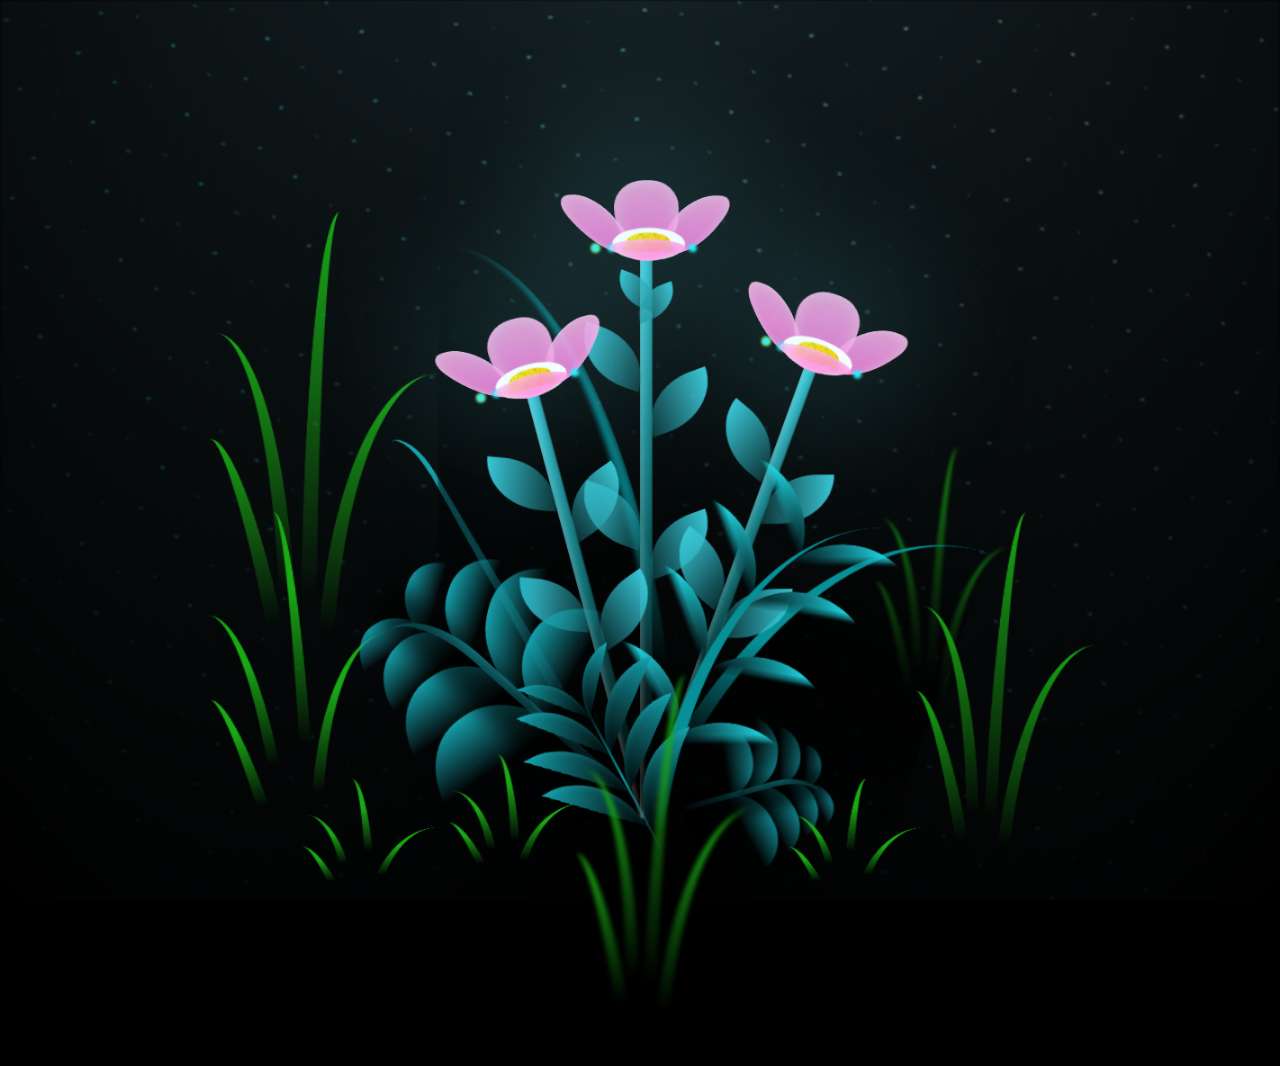
<file: Blossom Flower/index.html>
<!DOCTYPE html>
<html lang="en">
<head>
    <meta charset="UTF-8">
    <meta http-equiv="X-UA-Compatible" content="IE=edge">
    <meta name="viewport" content="width=device-width, initial-scale=1.0">
    <link rel="stylesheet" href="style.css">
    <title>Blossoming Flowers at Magical Night</title>
</head>
<body class="not-loaded">
  <div class="night"></div>
  <div class="flowers">
    <div class="flower flower--1">
      <div class="flower__leafs flower__leafs--1">
        <div class="flower__leaf flower__leaf--1"></div>
        <div class="flower__leaf flower__leaf--2"></div>
        <div class="flower__leaf flower__leaf--3"></div>
        <div class="flower__leaf flower__leaf--4"></div>
        <div class="flower__white-circle"></div>

        <div class="flower__light flower__light--1"></div>
        <div class="flower__light flower__light--2"></div>
        <div class="flower__light flower__light--3"></div>
        <div class="flower__light flower__light--4"></div>
        <div class="flower__light flower__light--5"></div>
        <div class="flower__light flower__light--6"></div>
        <div class="flower__light flower__light--7"></div>
        <div class="flower__light flower__light--8"></div>

      </div>
      <div class="flower__line">
        <div class="flower__line__leaf flower__line__leaf--1"></div>
        <div class="flower__line__leaf flower__line__leaf--2"></div>
        <div class="flower__line__leaf flower__line__leaf--3"></div>
        <div class="flower__line__leaf flower__line__leaf--4"></div>
        <div class="flower__line__leaf flower__line__leaf--5"></div>
        <div class="flower__line__leaf flower__line__leaf--6"></div>
      </div>
    </div>

    <div class="flower flower--2">
      <div class="flower__leafs flower__leafs--2">
        <div class="flower__leaf flower__leaf--1"></div>
        <div class="flower__leaf flower__leaf--2"></div>
        <div class="flower__leaf flower__leaf--3"></div>
        <div class="flower__leaf flower__leaf--4"></div>
        <div class="flower__white-circle"></div>

        <div class="flower__light flower__light--1"></div>
        <div class="flower__light flower__light--2"></div>
        <div class="flower__light flower__light--3"></div>
        <div class="flower__light flower__light--4"></div>
        <div class="flower__light flower__light--5"></div>
        <div class="flower__light flower__light--6"></div>
        <div class="flower__light flower__light--7"></div>
        <div class="flower__light flower__light--8"></div>

      </div>
      <div class="flower__line">
        <div class="flower__line__leaf flower__line__leaf--1"></div>
        <div class="flower__line__leaf flower__line__leaf--2"></div>
        <div class="flower__line__leaf flower__line__leaf--3"></div>
        <div class="flower__line__leaf flower__line__leaf--4"></div>
      </div>
    </div>

    <div class="flower flower--3">
      <div class="flower__leafs flower__leafs--3">
        <div class="flower__leaf flower__leaf--1"></div>
        <div class="flower__leaf flower__leaf--2"></div>
        <div class="flower__leaf flower__leaf--3"></div>
        <div class="flower__leaf flower__leaf--4"></div>
        <div class="flower__white-circle"></div>

        <div class="flower__light flower__light--1"></div>
        <div class="flower__light flower__light--2"></div>
        <div class="flower__light flower__light--3"></div>
        <div class="flower__light flower__light--4"></div>
        <div class="flower__light flower__light--5"></div>
        <div class="flower__light flower__light--6"></div>
        <div class="flower__light flower__light--7"></div>
        <div class="flower__light flower__light--8"></div>

      </div>
      <div class="flower__line">
        <div class="flower__line__leaf flower__line__leaf--1"></div>
        <div class="flower__line__leaf flower__line__leaf--2"></div>
        <div class="flower__line__leaf flower__line__leaf--3"></div>
        <div class="flower__line__leaf flower__line__leaf--4"></div>
      </div>
    </div>

    <div class="grow-ans" style="--d:1.2s">
      <div class="flower__g-long">
        <div class="flower__g-long__top"></div>
        <div class="flower__g-long__bottom"></div>
      </div>
    </div>

    <div class="growing-grass">
      <div class="flower__grass flower__grass--1">
        <div class="flower__grass--top"></div>
        <div class="flower__grass--bottom"></div>
        <div class="flower__grass__leaf flower__grass__leaf--1"></div>
        <div class="flower__grass__leaf flower__grass__leaf--2"></div>
        <div class="flower__grass__leaf flower__grass__leaf--3"></div>
        <div class="flower__grass__leaf flower__grass__leaf--4"></div>
        <div class="flower__grass__leaf flower__grass__leaf--5"></div>
        <div class="flower__grass__leaf flower__grass__leaf--6"></div>
        <div class="flower__grass__leaf flower__grass__leaf--7"></div>
        <div class="flower__grass__leaf flower__grass__leaf--8"></div>
        <div class="flower__grass__overlay"></div>
      </div>
    </div>

    <div class="growing-grass">
      <div class="flower__grass flower__grass--2">
        <div class="flower__grass--top"></div>
        <div class="flower__grass--bottom"></div>
        <div class="flower__grass__leaf flower__grass__leaf--1"></div>
        <div class="flower__grass__leaf flower__grass__leaf--2"></div>
        <div class="flower__grass__leaf flower__grass__leaf--3"></div>
        <div class="flower__grass__leaf flower__grass__leaf--4"></div>
        <div class="flower__grass__leaf flower__grass__leaf--5"></div>
        <div class="flower__grass__leaf flower__grass__leaf--6"></div>
        <div class="flower__grass__leaf flower__grass__leaf--7"></div>
        <div class="flower__grass__leaf flower__grass__leaf--8"></div>
        <div class="flower__grass__overlay"></div>
      </div>
    </div>

    <div class="grow-ans" style="--d:2.4s">
      <div class="flower__g-right flower__g-right--1">
        <div class="leaf"></div>
      </div>
    </div>

    <div class="grow-ans" style="--d:2.8s">
      <div class="flower__g-right flower__g-right--2">
        <div class="leaf"></div>
      </div>
    </div>

    <div class="grow-ans" style="--d:2.8s">
      <div class="flower__g-front">
        <div class="flower__g-front__leaf-wrapper flower__g-front__leaf-wrapper--1">
          <div class="flower__g-front__leaf"></div>
        </div>
        <div class="flower__g-front__leaf-wrapper flower__g-front__leaf-wrapper--2">
          <div class="flower__g-front__leaf"></div>
        </div>
        <div class="flower__g-front__leaf-wrapper flower__g-front__leaf-wrapper--3">
          <div class="flower__g-front__leaf"></div>
        </div>
        <div class="flower__g-front__leaf-wrapper flower__g-front__leaf-wrapper--4">
          <div class="flower__g-front__leaf"></div>
        </div>
        <div class="flower__g-front__leaf-wrapper flower__g-front__leaf-wrapper--5">
          <div class="flower__g-front__leaf"></div>
        </div>
        <div class="flower__g-front__leaf-wrapper flower__g-front__leaf-wrapper--6">
          <div class="flower__g-front__leaf"></div>
        </div>
        <div class="flower__g-front__leaf-wrapper flower__g-front__leaf-wrapper--7">
          <div class="flower__g-front__leaf"></div>
        </div>
        <div class="flower__g-front__leaf-wrapper flower__g-front__leaf-wrapper--8">
          <div class="flower__g-front__leaf"></div>
        </div>
        <div class="flower__g-front__line"></div>
      </div>
    </div>

    <div class="grow-ans" style="--d:3.2s">
      <div class="flower__g-fr">
        <div class="leaf"></div>
        <div class="flower__g-fr__leaf flower__g-fr__leaf--1"></div>
        <div class="flower__g-fr__leaf flower__g-fr__leaf--2"></div>
        <div class="flower__g-fr__leaf flower__g-fr__leaf--3"></div>
        <div class="flower__g-fr__leaf flower__g-fr__leaf--4"></div>
        <div class="flower__g-fr__leaf flower__g-fr__leaf--5"></div>
        <div class="flower__g-fr__leaf flower__g-fr__leaf--6"></div>
        <div class="flower__g-fr__leaf flower__g-fr__leaf--7"></div>
        <div class="flower__g-fr__leaf flower__g-fr__leaf--8"></div>
      </div>
    </div>

    <div class="long-g long-g--0">
      <div class="grow-ans" style="--d:3s">
        <div class="leaf leaf--0"></div>
      </div>
      <div class="grow-ans" style="--d:2.2s">
        <div class="leaf leaf--1"></div>
      </div>
      <div class="grow-ans" style="--d:3.4s">
        <div class="leaf leaf--2"></div>
      </div>
      <div class="grow-ans" style="--d:3.6s">
        <div class="leaf leaf--3"></div>
      </div>
    </div>

    <div class="long-g long-g--1">
      <div class="grow-ans" style="--d:3.6s">
        <div class="leaf leaf--0"></div>
      </div>
      <div class="grow-ans" style="--d:3.8s">
        <div class="leaf leaf--1"></div>
      </div>
      <div class="grow-ans" style="--d:4s">
        <div class="leaf leaf--2"></div>
      </div>
      <div class="grow-ans" style="--d:4.2s">
        <div class="leaf leaf--3"></div>
      </div>
    </div>

    <div class="long-g long-g--2">
      <div class="grow-ans" style="--d:4s">
        <div class="leaf leaf--0"></div>
      </div>
      <div class="grow-ans" style="--d:4.2s">
        <div class="leaf leaf--1"></div>
      </div>
      <div class="grow-ans" style="--d:4.4s">
        <div class="leaf leaf--2"></div>
      </div>
      <div class="grow-ans" style="--d:4.6s">
        <div class="leaf leaf--3"></div>
      </div>
    </div>

    <div class="long-g long-g--3">
      <div class="grow-ans" style="--d:4s">
        <div class="leaf leaf--0"></div>
      </div>
      <div class="grow-ans" style="--d:4.2s">
        <div class="leaf leaf--1"></div>
      </div>
      <div class="grow-ans" style="--d:3s">
        <div class="leaf leaf--2"></div>
      </div>
      <div class="grow-ans" style="--d:3.6s">
        <div class="leaf leaf--3"></div>
      </div>
    </div>

    <div class="long-g long-g--4">
      <div class="grow-ans" style="--d:4s">
        <div class="leaf leaf--0"></div>
      </div>
      <div class="grow-ans" style="--d:4.2s">
        <div class="leaf leaf--1"></div>
      </div>
      <div class="grow-ans" style="--d:3s">
        <div class="leaf leaf--2"></div>
      </div>
      <div class="grow-ans" style="--d:3.6s">
        <div class="leaf leaf--3"></div>
      </div>
    </div>

    <div class="long-g long-g--5">
      <div class="grow-ans" style="--d:4s">
        <div class="leaf leaf--0"></div>
      </div>
      <div class="grow-ans" style="--d:4.2s">
        <div class="leaf leaf--1"></div>
      </div>
      <div class="grow-ans" style="--d:3s">
        <div class="leaf leaf--2"></div>
      </div>
      <div class="grow-ans" style="--d:3.6s">
        <div class="leaf leaf--3"></div>
      </div>
    </div>

    <div class="long-g long-g--6">
      <div class="grow-ans" style="--d:4.2s">
        <div class="leaf leaf--0"></div>
      </div>
      <div class="grow-ans" style="--d:4.4s">
        <div class="leaf leaf--1"></div>
      </div>
      <div class="grow-ans" style="--d:4.6s">
        <div class="leaf leaf--2"></div>
      </div>
      <div class="grow-ans" style="--d:4.8s">
        <div class="leaf leaf--3"></div>
      </div>
    </div>

    <div class="long-g long-g--7">
      <div class="grow-ans" style="--d:3s">
        <div class="leaf leaf--0"></div>
      </div>
      <div class="grow-ans" style="--d:3.2s">
        <div class="leaf leaf--1"></div>
      </div>
      <div class="grow-ans" style="--d:3.5s">
        <div class="leaf leaf--2"></div>
      </div>
      <div class="grow-ans" style="--d:3.6s">
        <div class="leaf leaf--3"></div>
      </div>
    </div>
  </div>
</body>
</html>
<script src="main.js"></script>
</file>
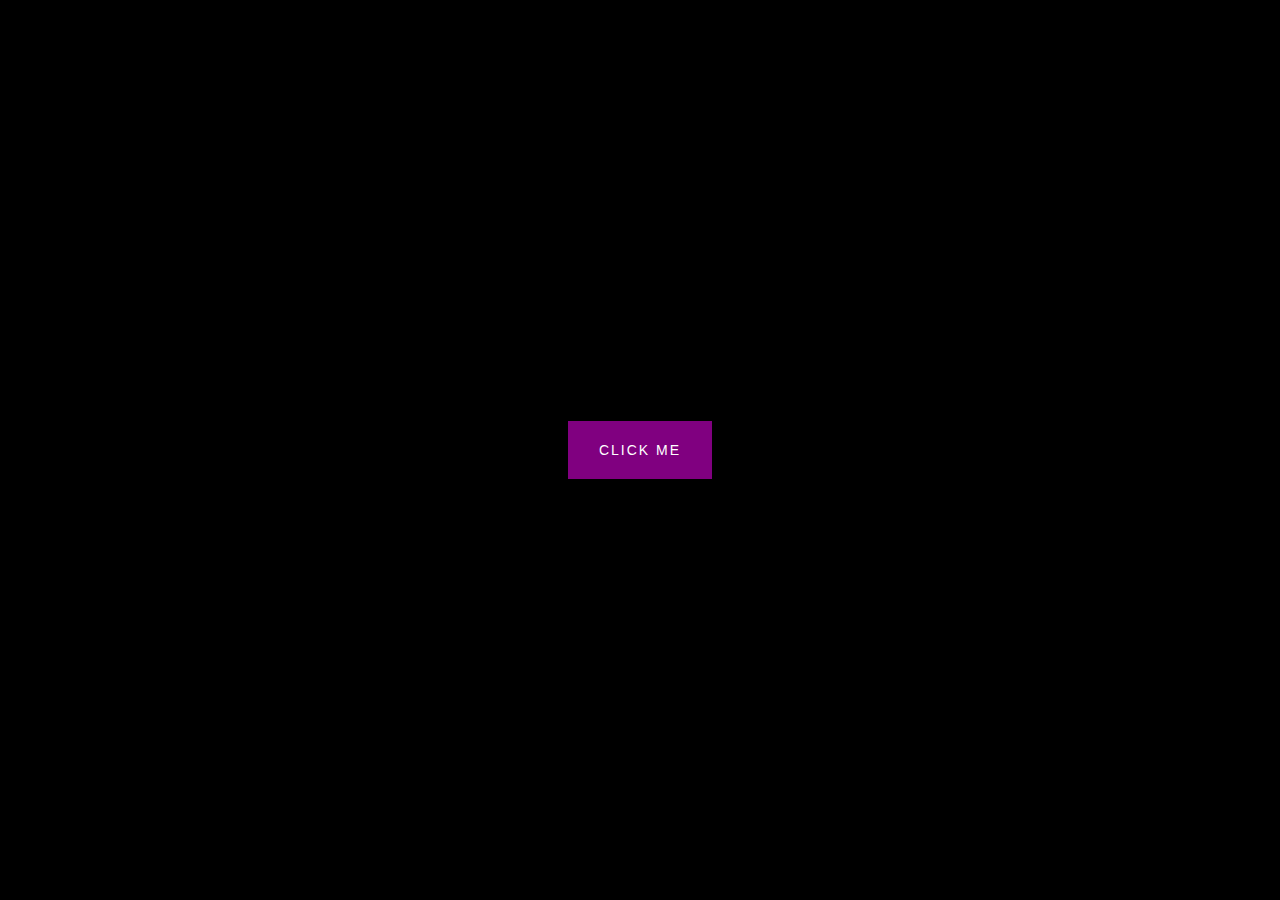
<file: Button Effect/index.html>
<!DOCTYPE html>
<html lang="en">
<head>
    <meta charset="UTF-8">
    <meta name="viewport" content="width=device-width, initial-scale=1.0">
    <link rel="stylesheet" href="./main.css">
    <title>Button Effect</title>
</head>
<body>
    <button class="ripple">Click me <span class="circle"></span></button>
    <script src="./script.js"></script>
</body>
</html>
</file>
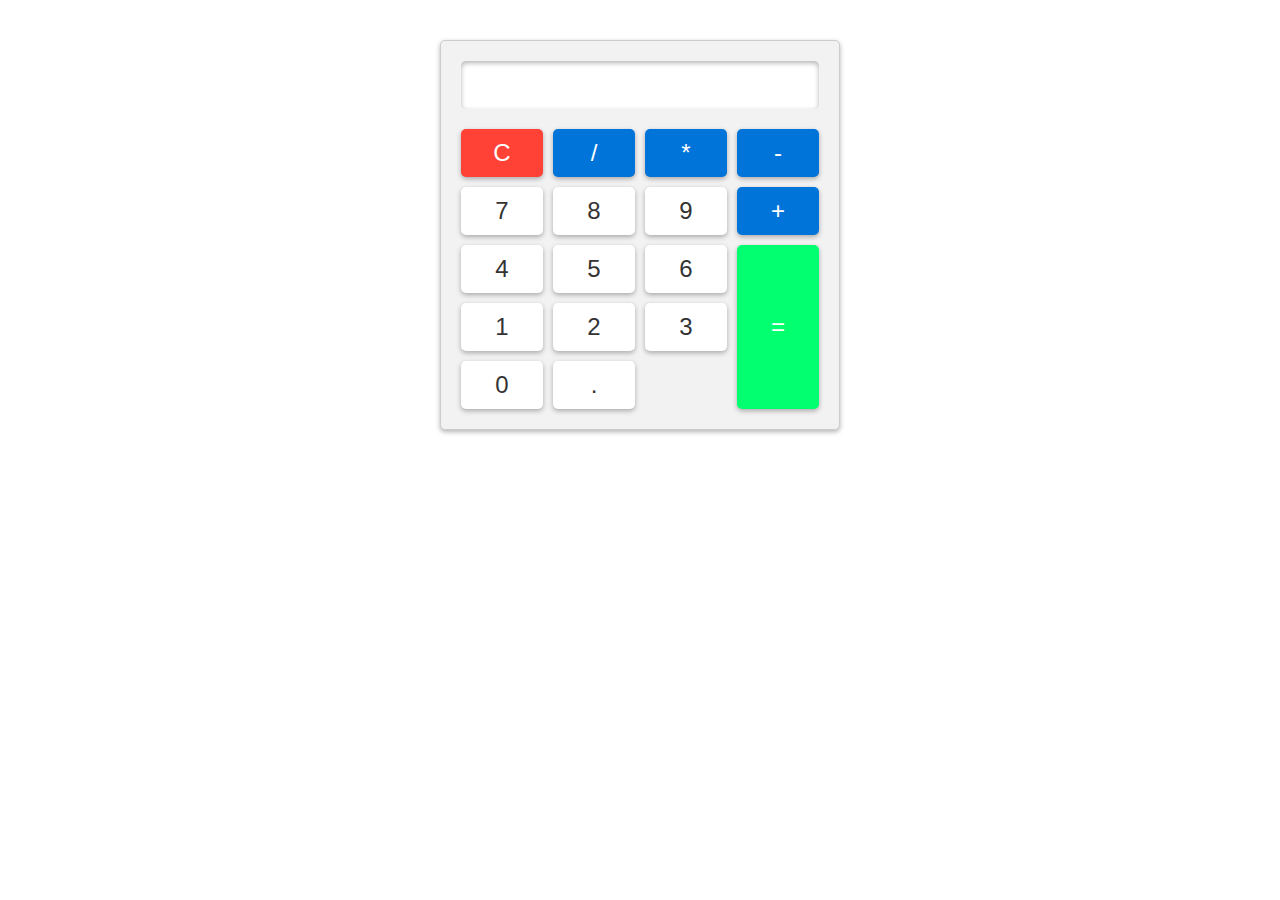
<file: Calculator/index.html>
<!DOCTYPE html>
<html lang="en">
<head>
    <meta charset="UTF-8">
    <meta http-equiv="X-UA-Compatible" content="IE-edge">
    <meta name="viewport" content="width=device-width, initial-scale=1.0">
    <title>Basic Calculator</title>
    <link rel="stylesheet" href="./main.css">
</head>
<body>
    <div class="calculator">
        <input type="text" id="result" readonly>
        <div class="buttons">
            <button class="clear">C</button>
            <button class="operator">/</button>
            <button class="operator">*</button>
            <button class="operator">-</button>
            <button class="number">7</button>
            <button class="number">8</button>
            <button class="number">9</button>
            <button class="operator">+</button>
            <button class="number">4</button>
            <button class="number">5</button>
            <button class="number">6</button>
            <button class="equals">=</button>
            <button class="number">1</button>
            <button class="number">2</button>
            <button class="number">3</button>
            <button class="number">0</button>
            <button class="decimal">.</button>
        </div>
    </div>
    <script src="./script.js"></script>
</body>
</html>
</file>
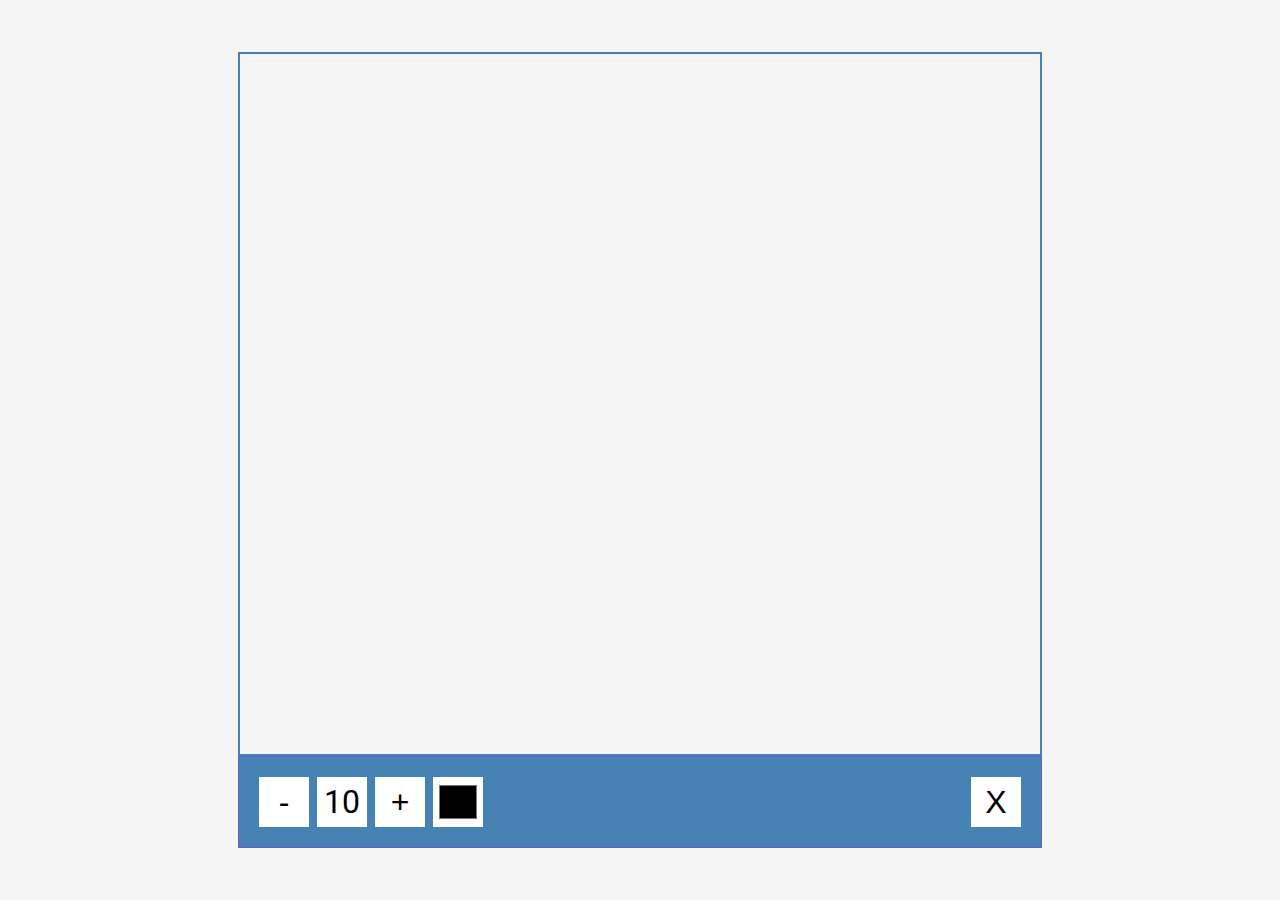
<file: Drawing App/index.html>
<!DOCTYPE html>
<html lang="en">
<head>
    <meta charset="UTF-8">
    <meta name="viewport" content="width=device-width, initial-scale=1.0">
    <title>Drawing App</title>
    <link rel="stylesheet" href="./main.css">
</head>
<body>
    <canvas id="canvas" width="800px" height="700px"></canvas>
    <div class="toolbox">
        <button id="decrease">-</button>
        <span id="size">10</span>
        <button id="increase">+</button>
        <input type="color" id="color">
        <button id="clear">X</button>
    </div>
    <script src="./script.js"></script>
</body>
</html>
</file>
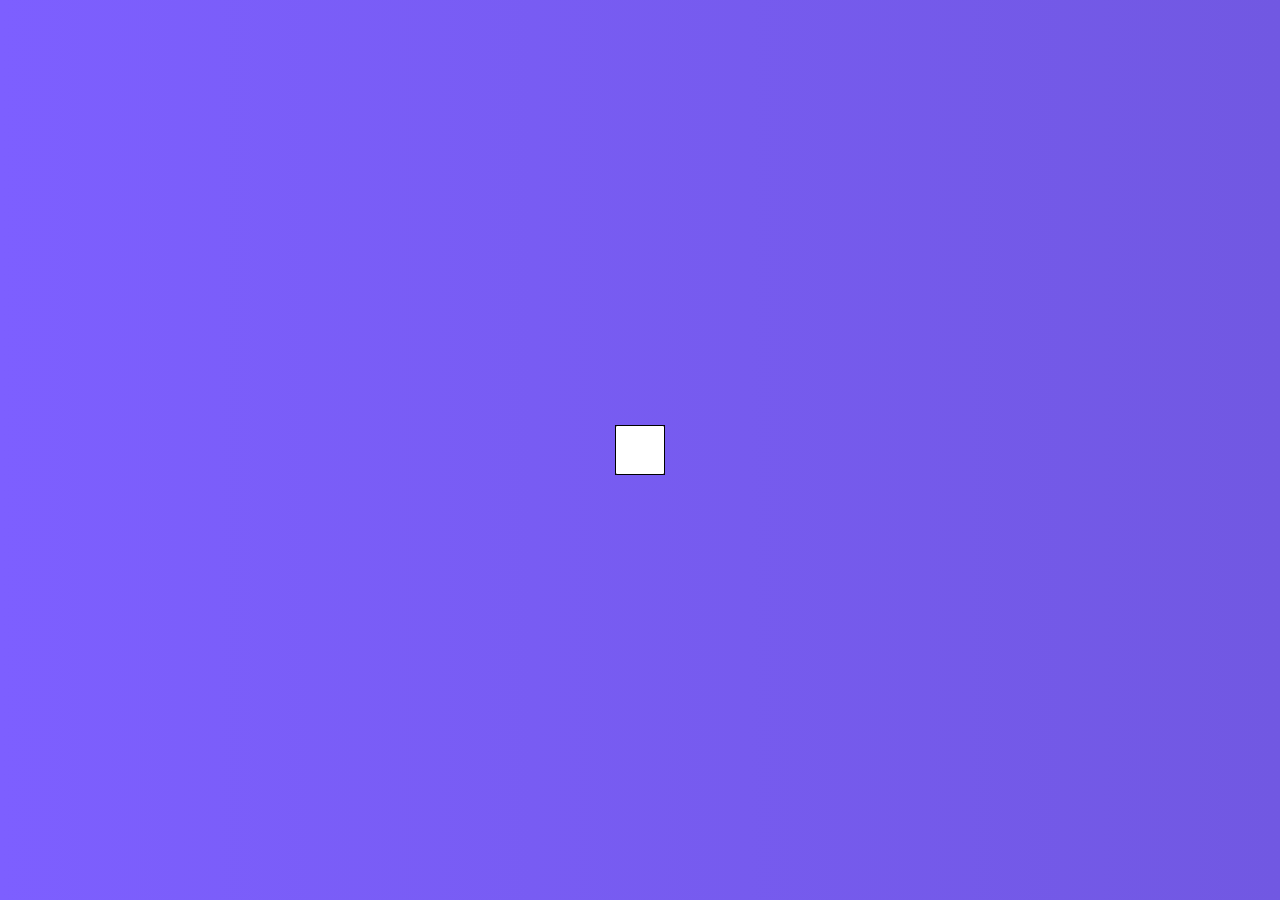
<file: Expanding Search Button/index.html>
<!DOCTYPE html>
<html lang="en">
<head>
    <meta charset="UTF-8">
    <meta name="viewport" content="width=device-width, initial-scale=1.0">
    <link rel="stylesheet" href="./main.css">
    <link rel="stylesheet" 
          href="https://cdnjs.cloudflare.com/ajax/libs/font-awesome/5.15.1/css/all.min.css"
          integrity="sha512-+4zCK9k+qNFUR5X+cKL9EIR+ZOhtIloNl9GIKS57V1MyNsYpYcUrUeQc9vNfzsWfV28IaLL3i96P9sdNyeRssA=="
          crossorigin="anonymous">
    <title>Expanding Search Button</title>
</head>
<body>
    <div class="search">
        <div class="input" type="text" aria-placeholder="Search..."></div>
        <div class="btn"><i class="fas fa-search"></i></div>
    </div>
    <script src="./script.js"></script>
</body>
</html>
</file>
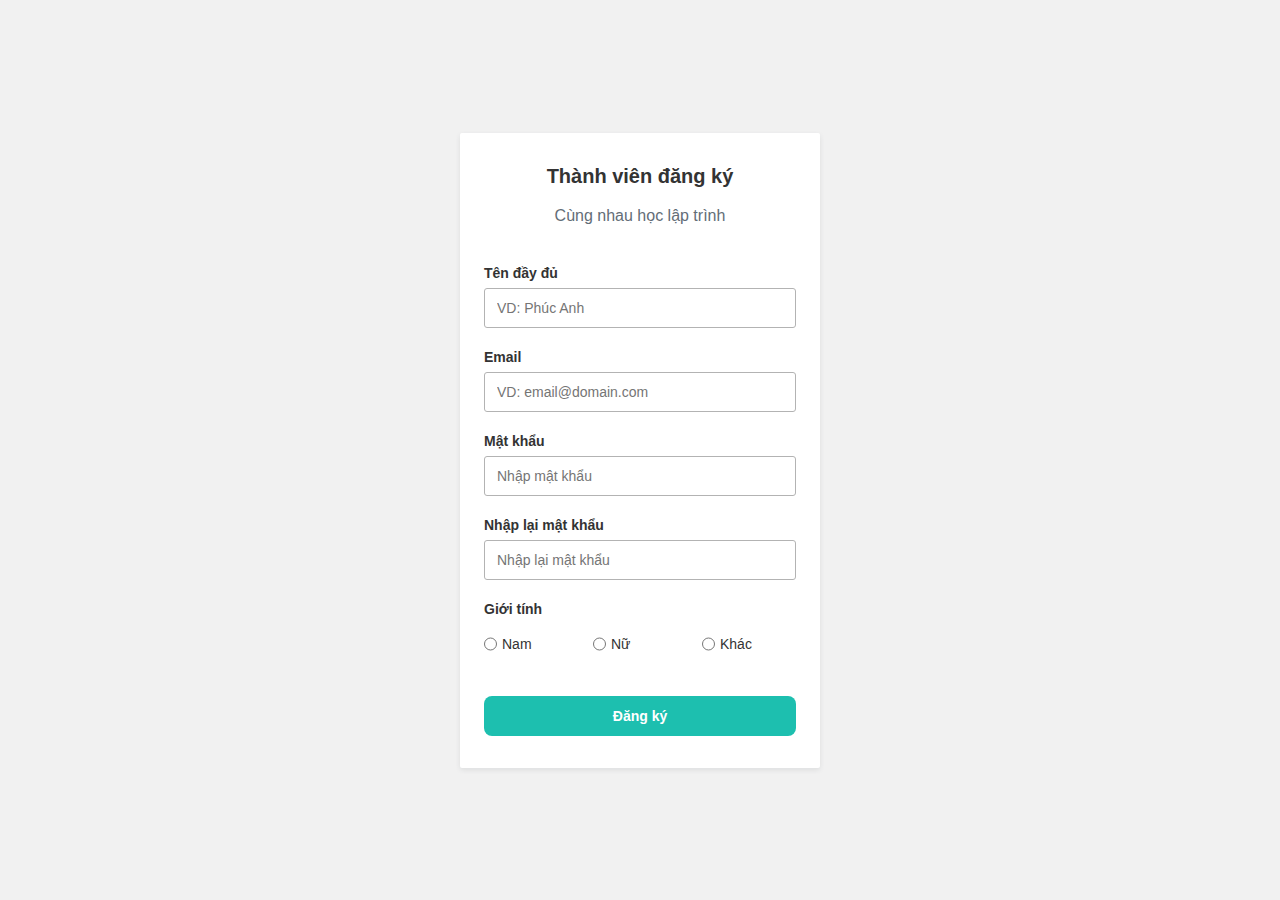
<file: Form Validation/index.html>
<!DOCTYPE html>
<html lang="en">
<head>
    <meta charset="UTF-8">
    <meta name="viewport" content="width=device-width, initial-scale=1.0">
    <title>Sign-in form</title>
    <link rel="stylesheet" href="./main.css">
</head>
<body>
    <div class="main">

        <form action="" method="POST" class="form" id="form-1">
          <h3 class="heading">Thành viên đăng ký</h3>
          <p class="desc">Cùng nhau học lập trình </p>
      
          <div class="spacer"></div>
      
          <div class="form-group">
            <label for="fullname" class="form-label">Tên đầy đủ</label>
            <input id="fullname" name="fullname" type="text" placeholder="VD: Phúc Anh" class="form-control">
            <span class="form-message"></span>
          </div>
      
          <div class="form-group">
            <label for="email" class="form-label">Email</label>
            <input id="email" name="email" type="text" placeholder="VD: email@domain.com" class="form-control">
            <span class="form-message"></span>
          </div>
      
          <div class="form-group">
            <label for="password" class="form-label">Mật khẩu</label>
            <input id="password" name="password" type="password" placeholder="Nhập mật khẩu" class="form-control">
            <span class="form-message"></span>
          </div>
      
          <div class="form-group">
            <label for="password_confirmation" class="form-label">Nhập lại mật khẩu</label>
            <input id="password_confirmation" name="password_confirmation" placeholder="Nhập lại mật khẩu" type="password" class="form-control">
            <span class="form-message"></span>
          </div>

          <div class="form-group">
            <label for="password_confirmation" class="form-label">Giới tính</label>
            <div class="genders-options">
              <div class="options-item">
                  <input name="gender" type="radio" value="male" class="form-control">
                  <span>Nam</span>
              </div>
              <div class="options-item">
                  <input name="gender" type="radio" value="female" class="form-control">
                  <span>Nữ</span>
              </div>
              <div class="options-item">
                  <input name="gender" type="radio" value="other" class="form-control">
                  <span>Khác</span>
              </div>              
            </div>
            <span class="form-message"></span>
          </div>
      
          <button class="form-submit">Đăng ký</button>
        </form>
      
      </div>

      <script src="./validator.js"></script>
      <script>
            Validator({
                form : '#form-1',
                formGroupSelector : '.form-group',
                errorSelector : '.form-message',
                rules : [
                    Validator.isRequired('#fullname'),
                    Validator.isRequired('#email'),
                    Validator.isEmail('#email'),
                    Validator.minLength('#password', 6),
                    Validator.isRequired('#password_confirmation'),
                    Validator.isRequired('input[name="gender"]'),
                    Validator.isConfirmed('#password_confirmation', function(){
                      return document.querySelector('#form-1 #password').value;
                    }, 'Mật khẩu nhập lại không chính xác')
                ],
                onSubmit : function(data){
                  console.log(data);
                }
            });
      </script>
</body>
</html>
</file>
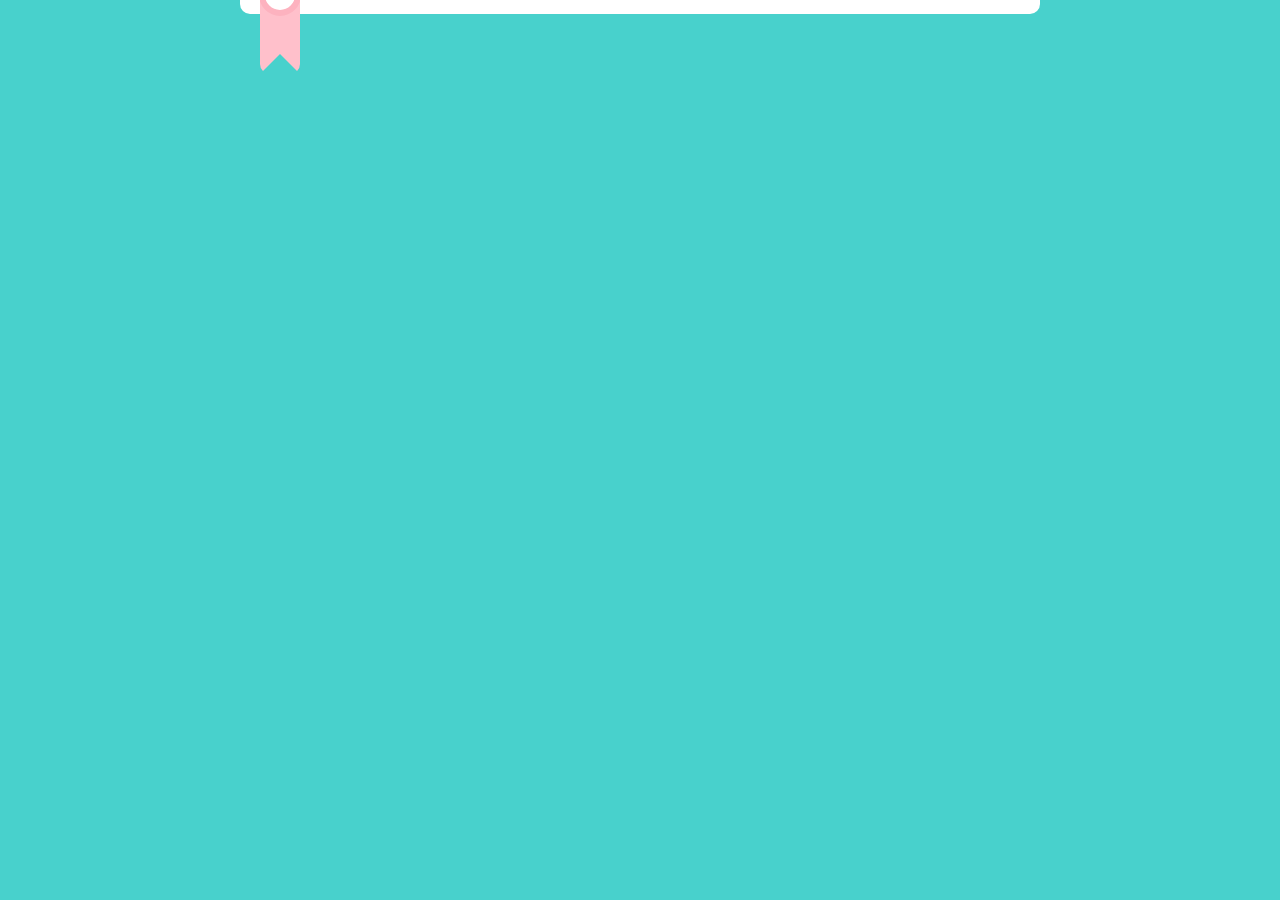
<file: HPBD/index.html>
<!DOCTYPE html>
<html lang="en">
<head>
  <meta charset="UTF-8">
  <meta http-equiv="X-UA-Compatible" content="IE=edge">
  <meta name="viewport" content="width=device-width, initial-scale=1.0">
  <link rel="stylesheet" href="https://cdnjs.cloudflare.com/ajax/libs/font-awesome/6.4.0/css/all.min.css">
<!-- Google Fonts -->
<link rel="preconnect" href="https://fonts.googleapis.com">
<link rel="preconnect" href="https://fonts.gstatic.com" crossorigin>
<link href="https://fonts.googleapis.com/css2?family=Dancing+Script:wght@700&display=swap" rel="stylesheet">

  <link rel="stylesheet" href="./main.css">
  <title>Some</title>
</head>
<body>
  <div class="startForm">
    <div class="startLetter">
      <div class="contentLetter"></div>
      <img class="myAI" src="" alt="">
      <div class="sticker"></div>
      <button class="recieve"><i class="fa-solid fa-gift"></i></button>
    </div>
  </div>

  <div class="backgroundParty">
    <img class="balloon1 balloon" src="./img/PNGkhothietke.net-02776.png" alt="">
    <img class="balloon2 balloon" src="./img/PNGkhothietke.net-02776.png" alt="">
    <img class="bannerParty" src="./img/makeupspa-kit-theme-happy-birthday-bunting-paper-banner-party-supply-261454.png" alt="">
    <div class="letterForm">
      <input type="checkbox" id="mess">
      <div class="content">
        <div class="mainContent"></div>
        <div class="img1"><img class="img" src="" alt=""></div>
      </div>
      <label class="designBox" for="mess"></label>
    </div>
  </div>

  <script src="./index.js"></script>
</body>
</html>
</file>
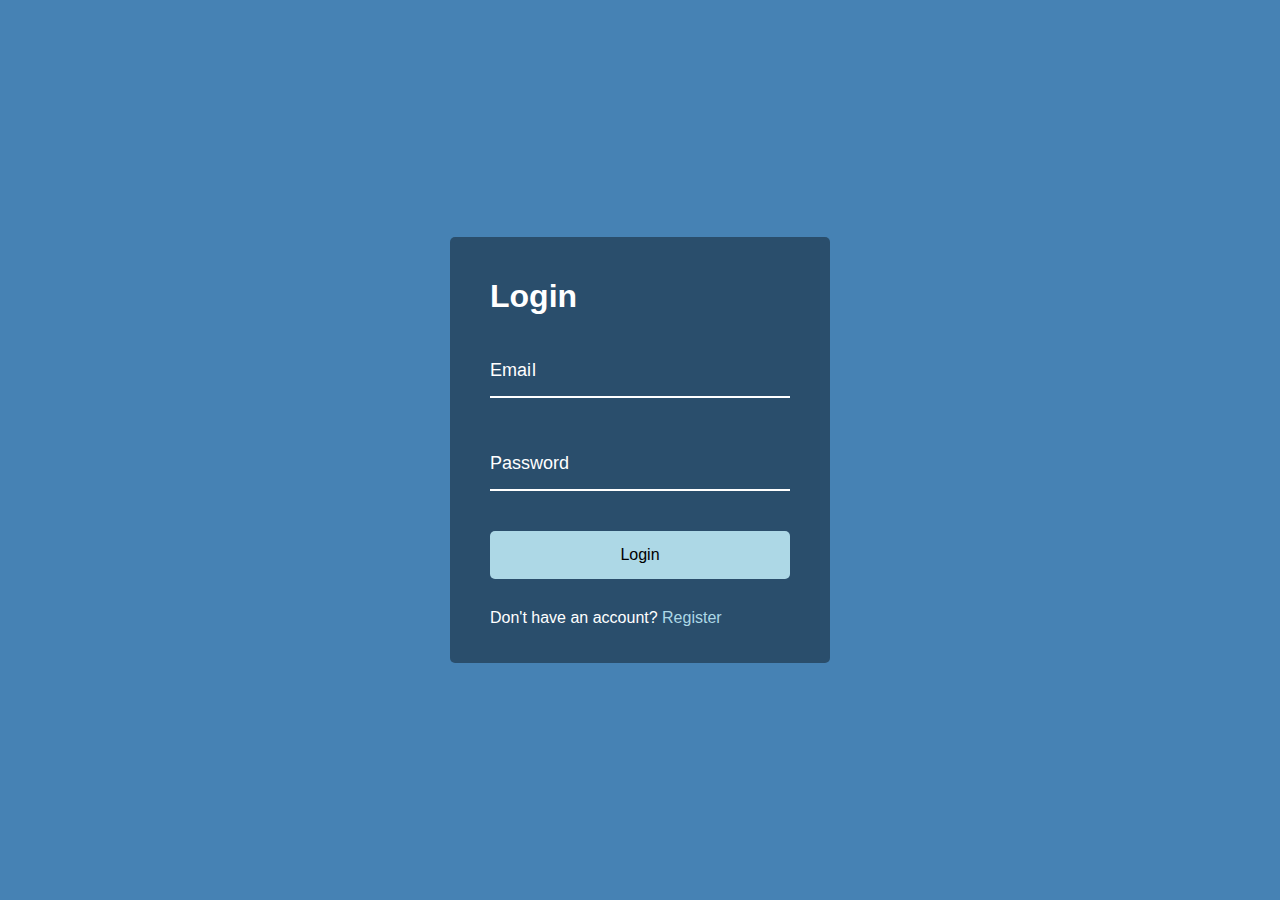
<file: Login/index.html>
<!DOCTYPE html>
<html lang="en">
<head>
    <meta charset="UTF-8">
    <meta name="viewport" content="width=device-width, initial-scale=1.0">
    <title>Login Form</title>
    <link rel="stylesheet" href="./main.css">
</head>
<body>
    <div class="container">
        <h1>Login</h1>
        <form>
            <div class="form-control">
                <input type="text" required>
                <label>Email</label>
            </div>
            <div class="form-control">
                <input type="password" required>
                <label>Password</label>
            </div>
            <button class="btn">Login</button>
            <p class="text">Don't have an account? <a href="#">Register</a></p>
        </form>
    </div>
    <script src="./script.js"></script>
</body>
</html>
</file>
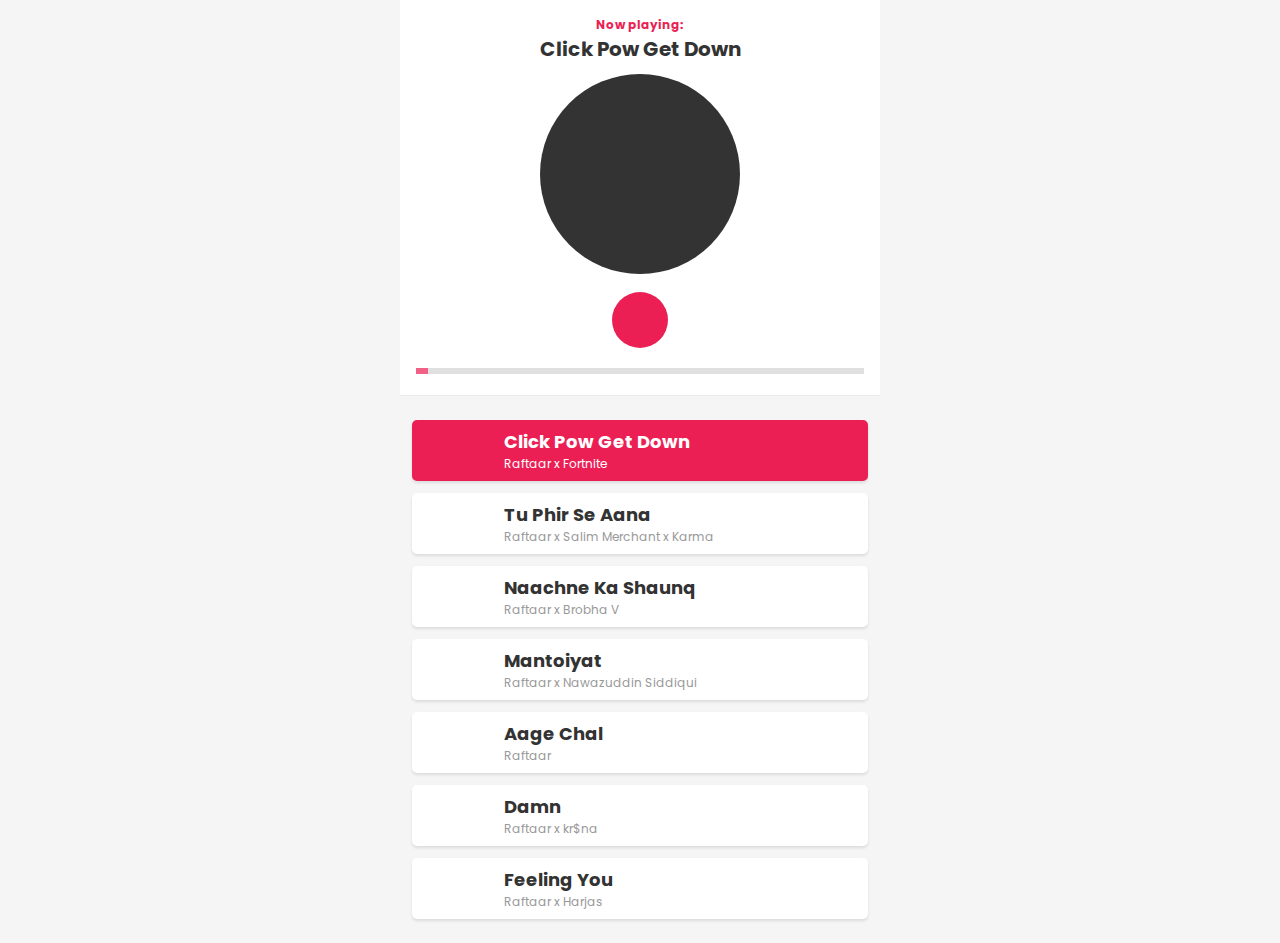
<file: Music Player/index.html>
<!DOCTYPE html>
<html lang="en">
<head>
    <meta charset="UTF-8">
    <meta name="viewport" content="width=device-width, initial-scale=1.0">
    <title>Music player</title>
    <link rel="stylesheet" href="https://cdnjs.cloudflare.com/ajax/libs/font-awesome/5.15.2/css/all.min.css" integrity="sha512-HK5fgLBL+xu6dm/Ii3z4xhlSUyZgTT9tuc/hSrtw6uzJOvgRr2a9jyxxT1ely+B+xFAmJKVSTbpM/CuL7qxO8w==" crossorigin="anonymous" />
    <link rel="preconnect" href="https://fonts.gstatic.com">
    <link href="https://fonts.googleapis.com/css2?family=Poppins:wght@300;400;600&display=swap" rel="stylesheet">
    <link rel="stylesheet" href="./assets/main.css">
</head>
<body>
    <div class="player">
        <!-- Dashboard -->
        <div class="dashboard">
          <!-- Header -->
          <header>
            <h4>Now playing:</h4>
            <h2>String 57th & 9th</h2>
          </header>
      
          <!-- CD -->
          <div class="cd">
            <div class="cd-thumb">
            </div>
          </div>
      
          <!-- Control -->
          <div class="control">
            <div class="btn btn-repeat">
              <i class="fas fa-redo"></i>
            </div>
            <div class="btn btn-prev">
              <i class="fas fa-step-backward"></i>
            </div>
            <div class="btn btn-toggle-play">
              <i class="fas fa-pause icon-pause"></i>
              <i class="fas fa-play icon-play"></i>
            </div>
            <div class="btn btn-next">
              <i class="fas fa-step-forward"></i>
            </div>
            <div class="btn btn-random">
              <i class="fas fa-random"></i>
            </div>
          </div>
      
          <input id="progress" class="progress" type="range" value="0" step="1" min="0" max="100">
      
          <audio id="audio" src=""></audio>
        </div>
      
        <!-- Playlist -->
        <div class="playlist">

        </div>
      </div>
      
      <!-- Design from: https://static.collectui.com/shots/3671744/musicloud-revolutionary-app-for-music-streaming-large -->
</body>

<script>
    const $ = document.querySelector.bind(document);
    const $$ = document.querySelectorAll.bind(document);

    const PLAYER_STORAGE_KEY = 'F8_PLAYER'

    const player = $(".player");
    const cd = $(".cd");
    const heading = $("header h2");
    const cdThumb = $(".cd-thumb");
    const audio = $("#audio");
    const playBtn = $(".btn-toggle-play");
    const progress = $("#progress");
    const prevBtn = $(".btn-prev");
    const nextBtn = $(".btn-next");
    const randomBtn = $(".btn-random");
    const repeatBtn = $(".btn-repeat");
    const playlist = $(".playlist");

    const app = {
        currentIndex : 0,
        isPlaying : false,
        isRandom : false,
        isRepeat : false,
        config : JSON.parse(localStorage.getItem(PLAYER_STORAGE_KEY)) || {},

        songs : [
                    {
                name: "Click Pow Get Down",
                singer: "Raftaar x Fortnite",
                path: "https://mp3.vlcmusic.com/download.php?track_id=34737&format=320",
                image: "https://i.ytimg.com/vi/jTLhQf5KJSc/maxresdefault.jpg"
                },
                {
                name: "Tu Phir Se Aana",
                singer: "Raftaar x Salim Merchant x Karma",
                path: "https://mp3.vlcmusic.com/download.php?track_id=34213&format=320",
                image:
                    "https://1.bp.blogspot.com/-kX21dGUuTdM/X85ij1SBeEI/AAAAAAAAKK4/feboCtDKkls19cZw3glZWRdJ6J8alCm-gCNcBGAsYHQ/s16000/Tu%2BAana%2BPhir%2BSe%2BRap%2BSong%2BLyrics%2BBy%2BRaftaar.jpg"
                },
                {
                name: "Naachne Ka Shaunq",
                singer: "Raftaar x Brobha V",
                path:
                    "https://mp3.filmysongs.in/download.php?id=Naachne Ka Shaunq Raftaar Ft Brodha V Mp3 Hindi Song Filmysongs.co.mp3",
                image: "https://i.ytimg.com/vi/QvswgfLDuPg/maxresdefault.jpg"
                },
                {
                name: "Mantoiyat",
                singer: "Raftaar x Nawazuddin Siddiqui",
                path: "https://mp3.vlcmusic.com/download.php?track_id=14448&format=320",
                image:
                    "https://a10.gaanacdn.com/images/song/39/24225939/crop_480x480_1536749130.jpg"
                },
                {
                name: "Aage Chal",
                singer: "Raftaar",
                path: "https://mp3.vlcmusic.com/download.php?track_id=25791&format=320",
                image:
                    "https://a10.gaanacdn.com/images/albums/72/3019572/crop_480x480_3019572.jpg"
                },
                {
                name: "Damn",
                singer: "Raftaar x kr$na",
                path:
                    "https://mp3.filmisongs.com/go.php?id=Damn%20Song%20Raftaar%20Ft%20KrSNa.mp3",
                image:
                    "https://filmisongs.xyz/wp-content/uploads/2020/07/Damn-Song-Raftaar-KrNa.jpg"
                },
                {
                name: "Feeling You",
                singer: "Raftaar x Harjas",
                path: "https://mp3.vlcmusic.com/download.php?track_id=27145&format=320",
                image:
                    "https://a10.gaanacdn.com/gn_img/albums/YoEWlabzXB/oEWlj5gYKz/size_xxl_1586752323.webp"
                }
        ],

        setConfig : function(key, value){
            this.config[key] = value;
            localStorage.setItem(PLAYER_STORAGE_KEY, JSON.stringify(this.config))
        },

        render : function(){
            const htmls = this.songs.map((song, index) => {
                return `
                <div class="song ${index === this.currentIndex ? "active" : ""}" data-index="${index}">
                    <div class="thumb"
                        style="background-image: url('${song.image}')">
                    </div>
                    <div class="body">
                        <h3 class="title">${song.name}</h3>
                        <p class="author">${song.singer}</p>
                    </div>
                        <div class="option">
                        <i class="fas fa-ellipsis-h"></i>
                    </div>
                </div>
                `
            })
            playlist.innerHTML = htmls.join('')
        },

        defineProperties : function(){
            Object.defineProperty(this, "currentSong", {
                get : function(){
                    return this.songs[this.currentIndex]
                }
            })
        },

        handleEvents : function(){
            const _this = this
            const cdWidth = cd.offsetWidth

            //Xử lý CD quay / dừng
            const cdThumbAnimate = cdThumb.animate([
                {transform: 'rotate(360deg)'}
            ],{
                duration: 10000,
                iterations: Infinity
            })
            cdThumbAnimate.pause()

            //Xử lý phóng to/thu nhỏ
            document.onscroll = function() {
                const scrollTop = window.scrollY || document.documentElement.scrollTop
                const newCdWidth = cdWidth - scrollTop

                cd.style.width = newCdWidth > 0 ? newCdWidth + 'px' : 0
                cd.style.opacity = newCdWidth / cdWidth
            }
            
            //Xử lý clickPlay
            playBtn.onclick = function(){
                if(_this.isPlaying){
                    audio.pause()
                } else {
                    audio.play()
                }
            }

            //Khi song được play
            audio.onplay = function(){
                _this.isPlaying = true
                player.classList.add('player')
                cdThumbAnimate.play()
            }

            //Khi song bị pause
            audio.onpause = function(){
                _this.isPlaying = false
                player.classList.remove('player')
                cdThumbAnimate.pause()
            }

            //Khi tiến độ bài hát thay đổi
            audio.ontimeupdate = function(){
                if(audio.duration){
                    const progressPerent = Math.floor(audio.currentTime / audio.duration * 100)
                    progress.value = progressPerent
                }
            }

            //Xử lý khi tua bài hát
            progress.onchange = function(){
                const seekTime = audio.duration / 100 * e.target.value
                audio.currentTime = seekTime
            }

            //Khi next bài hát
            nextBtn.onclick = function(){
                if(_this.isRandom){
                    _this.playRandom()
                } else{
                    _this.nextSong()
                }
                audio.play()
                _this.render()
                _this.scrollToActiveSong()
            }

            //Khi prev bài hát
            prevBtn.onclick = function(){
                if(_this.isRandom){
                    _this.playRandom()
                } else{
                    _this.prevSong()
                }
                audio.play()
                _this.render()
                _this.scrollToActiveSong()
            }

            //Bật / Tắt random 
            randomBtn.onclick = function(e){
                _this.isRandom = !_this.isRandom
                _this.setConfig('isRandom', _this.isRandom)
                randomBtn.classList.toggle('active', _this.isRandom)
            }

            //Xử lý phát lại 1 bài hát khi end
            repeatBtn.onclick = function(e){
                _this.isRepeat = !_this.isRepeat
                _this.setConfig('isRandom', _this.isRepeat)
                repeatBtn.classList.toggle('active', _this.isRepeat)
            }

            //Xử lý next song khi audio end
            audio.onended = function(){
                if(_this.isRepeat){
                    audio.play()
                } else {
                    nextBtn.click()
                }
            }

            //Lắng nghe hành vi click vào playlist
            playlist.onclick = function(){
                const songNode = e.target.closest('.song:not(.active)')
                if(songNode || e.target.closest('.option')) {
                    //Xử lý khi click vào song
                    if(songNode){
                        _this.currentIndex = Number(songNode.dataset.index)
                        _this.loadCurrentSong()
                        _this.render()
                        audio.play()
                    }

                    //Xử lý khi click vào song option
                    if( e.target.closest('.option')) {

                    }
                }
            }
        },

        scrollToActiveSong : function () {
            setTimeout(() => {
                $('.song.active').scrollIntoView({
                    behavior: 'smooth',
                    block : 'nearest',
                })
            }, 300)
        },

        loadCurrentSong : function(){
            heading.textContent = this.currentSong.name
            cdThumb.style.backgroundImage = `url('${this.currentSong.image}')`
            audio.src = this.currentSong.path
        },

        loadConfig : function(){
            this.isRandom = this.config.isRandom
            this.isRepeat = this.config.isRepeat
        },

        nextSong : function () {
            this.currentIndex ++
            if(this.currentIndex >= this.songs.length){
                this.currentIndex = 0
            }
            this.loadCurrentSong()
        },
        
        prevSong : function(){
            this.currentIndex--
            if(this.currentIndex < 0){
                this.currentIndex = this.songs.length - 1
            }
            this.loadCurrentSong()
        },

        playRandom : function(){
            let newIndex 
            do{
                newIndex = Math.floor(Math.random() * this.songs.length)
            } while (newIndex === this.currentIndex)
            this.currentIndex = newIndex
            this.loadCurrentSong()
        },

        start : function() {
            //Gán cấu hình từ config vào ứng dụng
            this.loadConfig()

            //Định nghĩa các thuộc tính cho Object
            this.defineProperties()

            //Lắng nghe + xử lý sự kiện (DOM)
            this.handleEvents()

            //Tải thông tin bài hát đầu tiên vào UI khi chạy ứng dụng
            this.loadCurrentSong()

            //Render playlist
            this.render()

            //Hiển thị trạng thái ban đầu của btn repeat và random
            randomBtn.classList.toggle('active', _this.isRandom)
            repeatBtn.classList.toggle('active', _this.isRepeat)
        }
    };

    app.start();
</script>
</html>
</file>
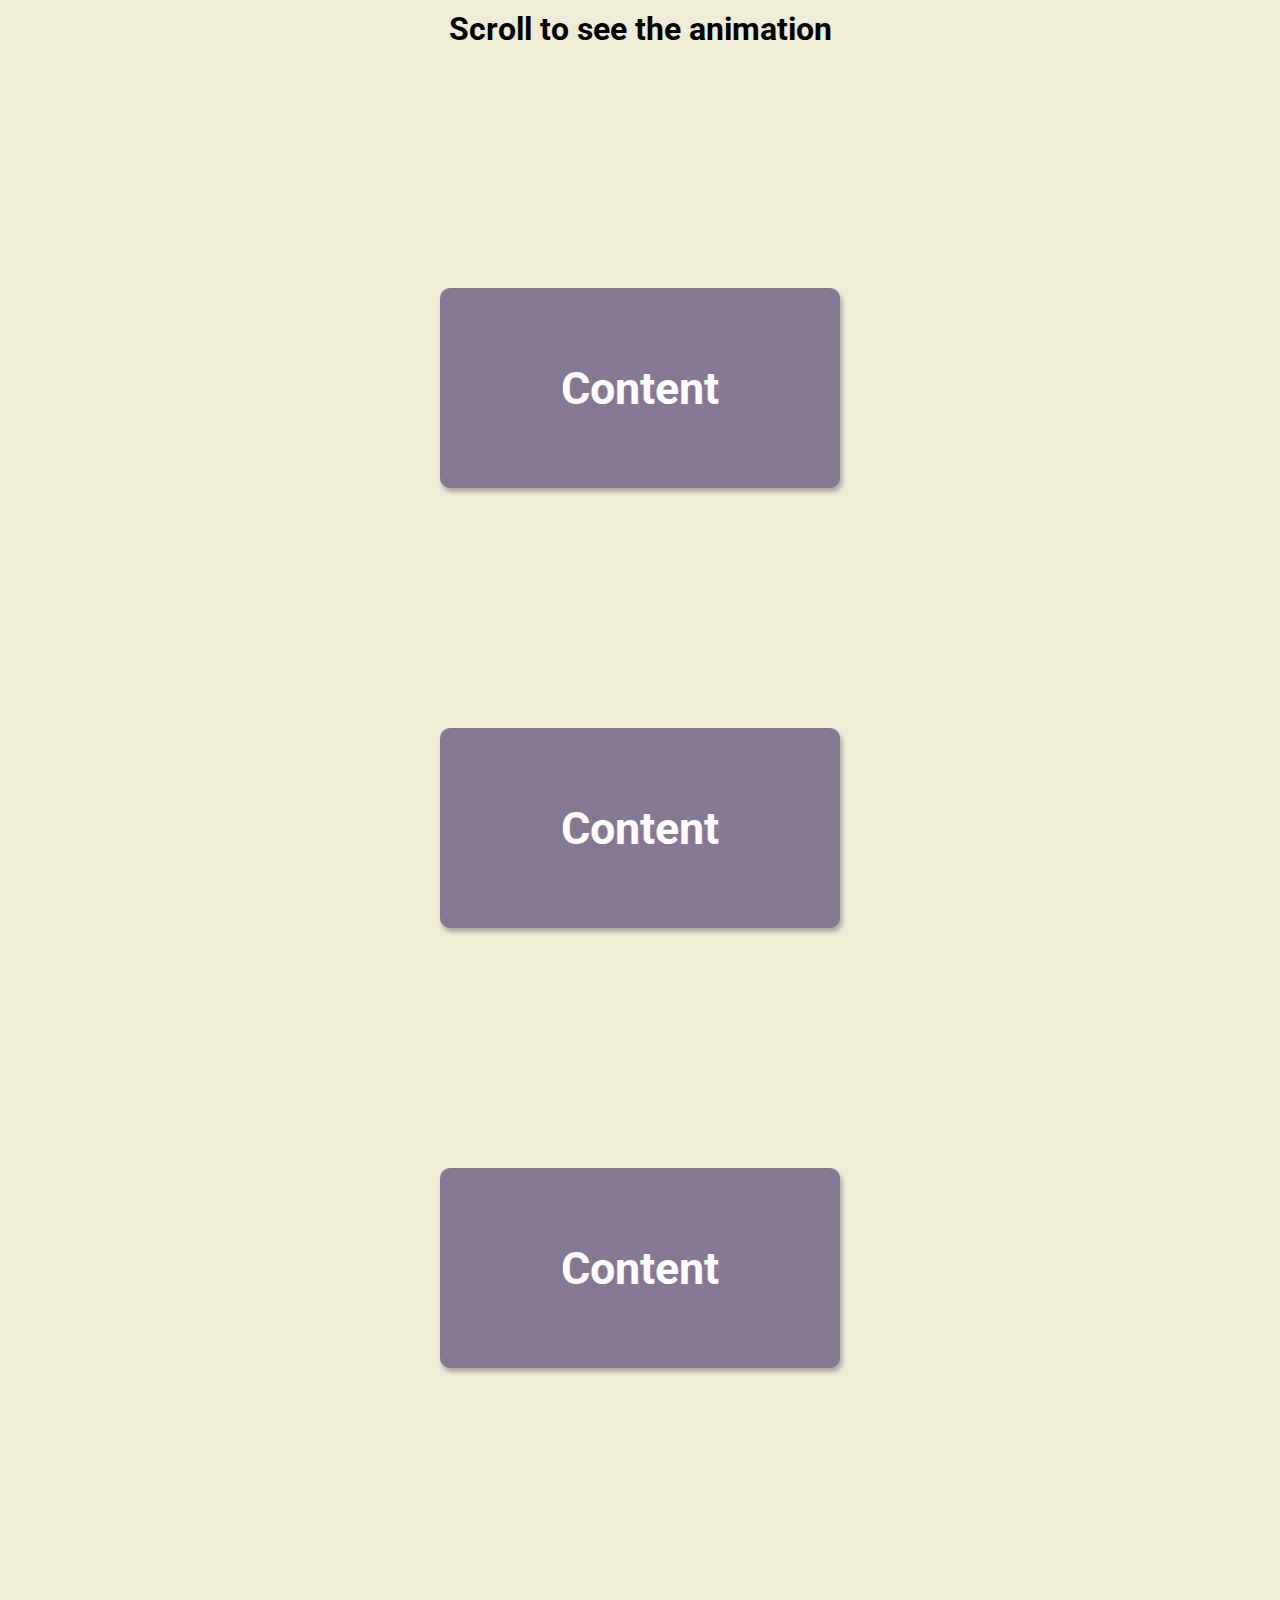
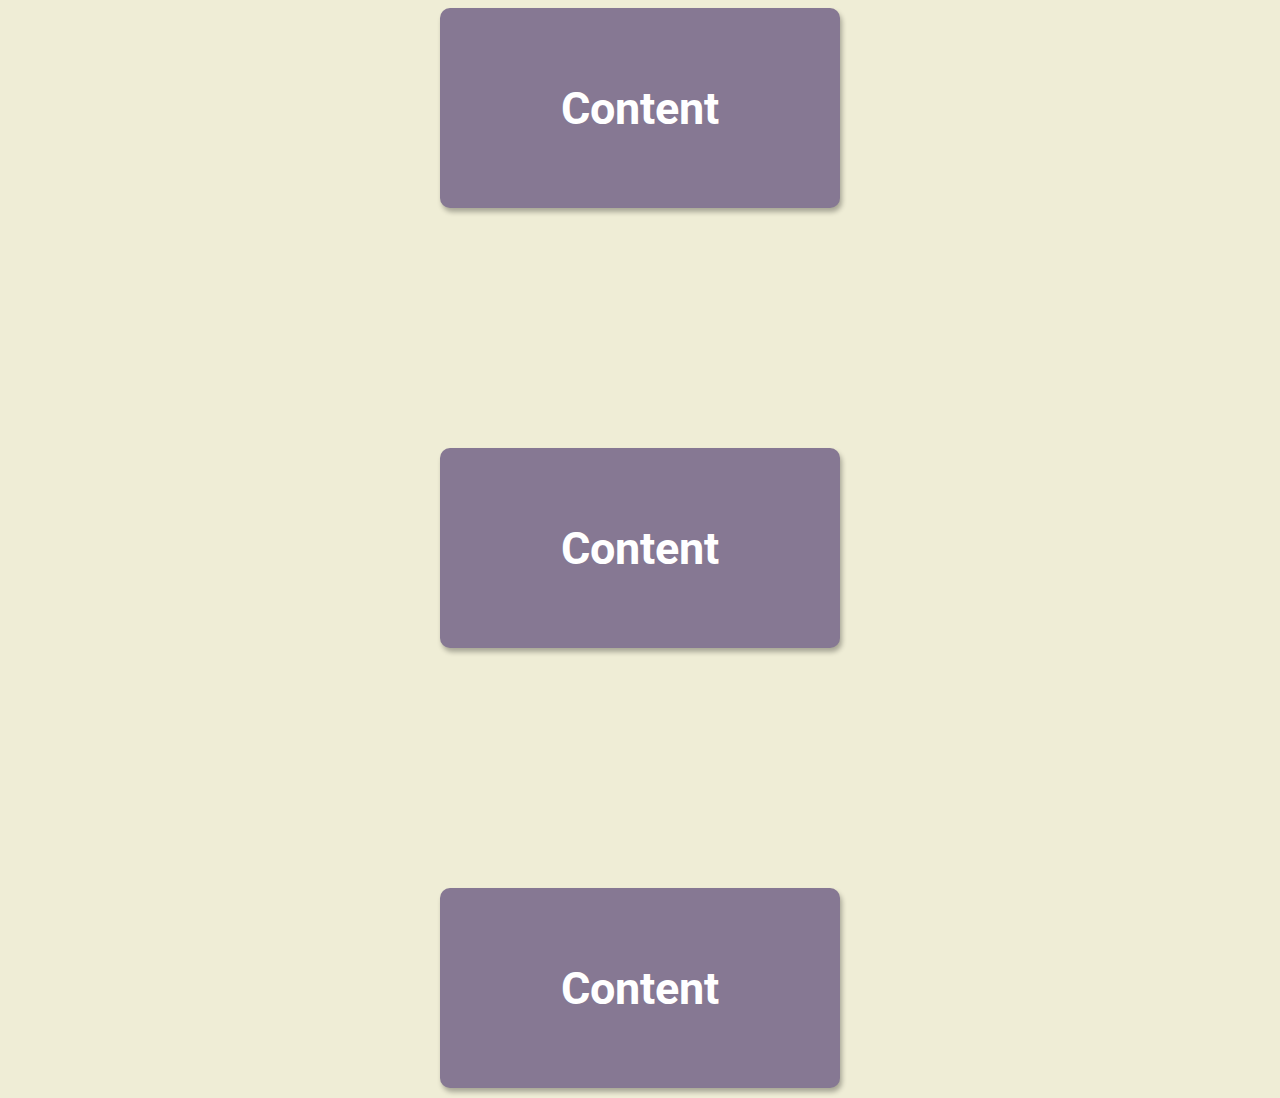
<file: Sliding Animation/index.html>
<!DOCTYPE html>
<html lang="en">
<head>
    <meta charset="UTF-8">
    <meta name="viewport" content="width=device-width, initial-scale=1.0">
    <link rel="stylesheet" href="./main.css">
    <title>Scroll Animation</title>
</head>
<body>
    <h1>Scroll to see the animation</h1>
    <div class="box">
        <h2>Content</h2>
    </div>
    <div class="box">
        <h2>Content</h2>
    </div>
    <div class="box">
        <h2>Content</h2>
    </div>
    <div class="box">
        <h2>Content</h2>
    </div>
    <div class="box">
        <h2>Content</h2>
    </div>
    <div class="box">
        <h2>Content</h2>
    </div>
    <div class="box">
        <h2>Content</h2>
    </div>
    <div class="box">
        <h2>Content</h2>
    </div>
    <div class="box">
        <h2>Content</h2>
    </div>
    <div class="box">
        <h2>Content</h2>
    </div>
    <div class="box">
        <h2>Content</h2>
    </div>
    <div class="box">
        <h2>Content</h2>
    </div>
    <script src="./scripts.js"></script>
</body>
</html>
</file>
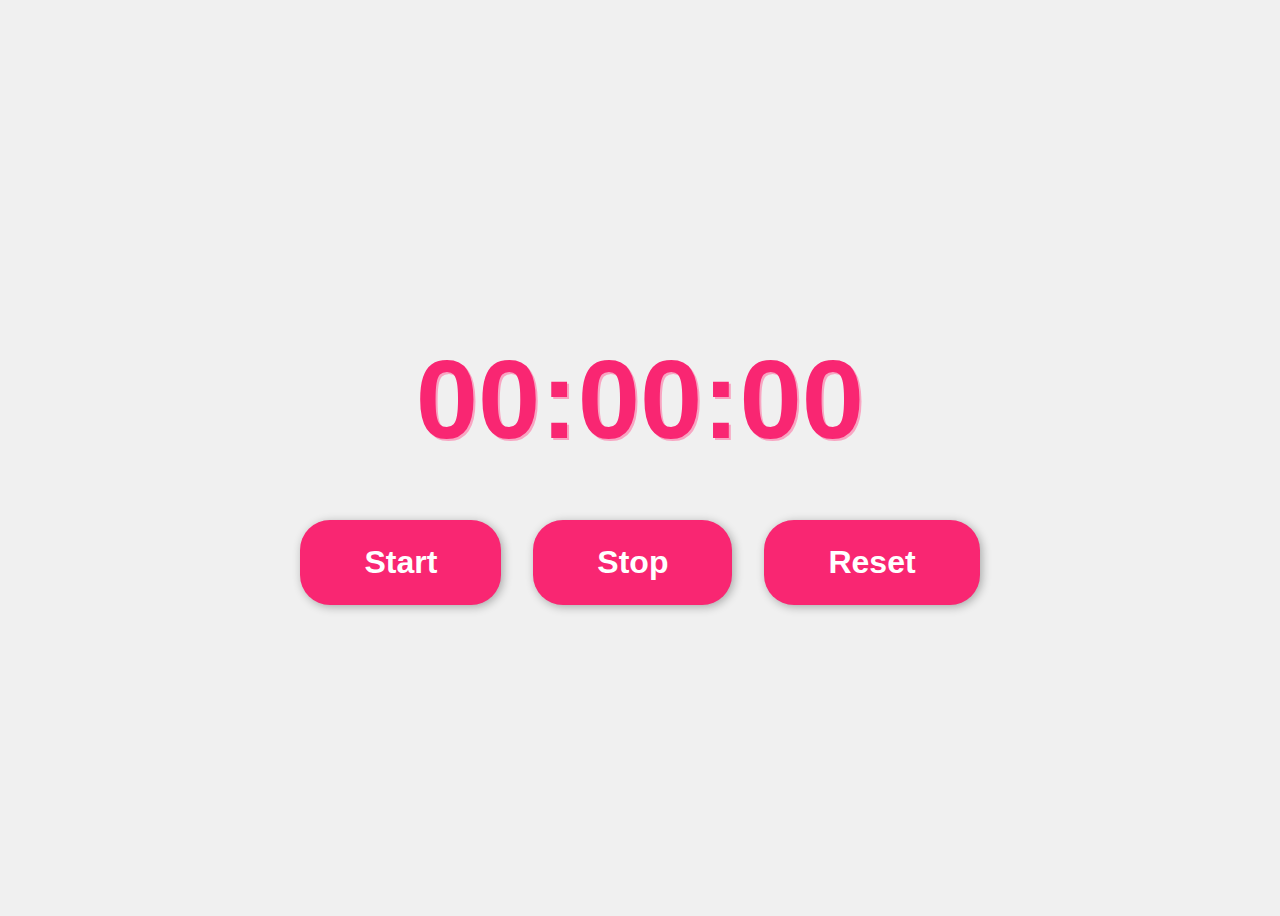
<file: Stopwatch/index.html>
<!DOCTYPE html>
<html lang="en">
<head>
    <meta charset="UTF-8">
    <meta http-equiv="X-UA-Compatible" content="IE=edge">
    <meta name="viewport" content="width=device-width, initial-scale=1.0">
    <title>Stopwatch</title>
    <link rel="stylesheet" href="./main.css">
</head>
<body>
    <div id="timer">00:00:00</div>
    <div id="buttons">
        <button id="start">Start</button>
        <button id="stop">Stop</button>
        <button id="reset">Reset</button>
    </div>
    <script src="./script.js"></script>
</body>
</html>
</file>
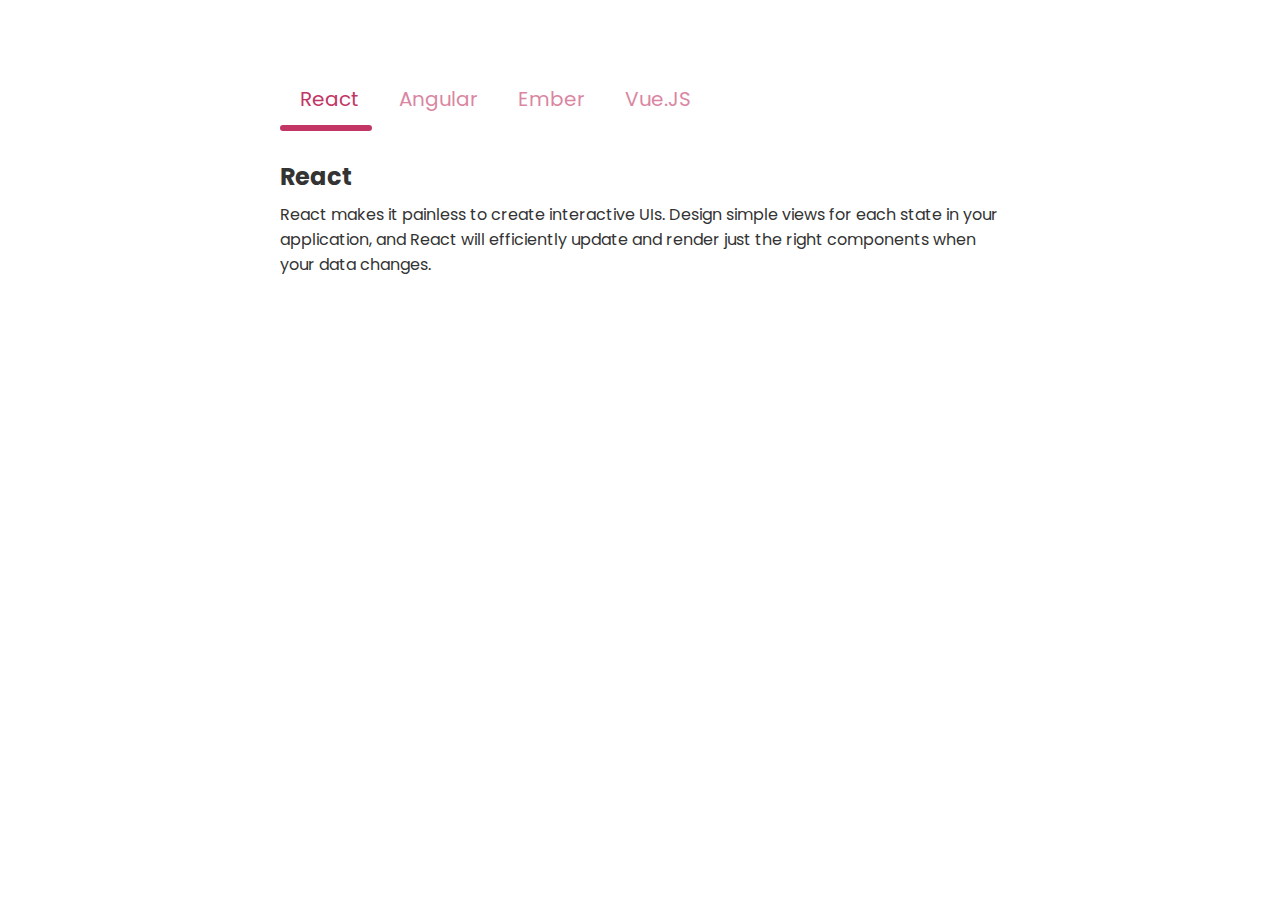
<file: Tabs UI/index.html>
<!DOCTYPE html>
<html lang="en">
<head>
  <meta charset="UTF-8">
  <meta name="viewport" content="width=device-width, initial-scale=1.0">
  <title>Tabs UI</title>

  <link rel="preconnect" href="https://fonts.gstatic.com">
  <link rel="stylesheet" href="https://cdnjs.cloudflare.com/ajax/libs/font-awesome/5.15.2/css/all.min.css" integrity="sha512-HK5fgLBL+xu6dm/Ii3z4xhlSUyZgTT9tuc/hSrtw6uzJOvgRr2a9jyxxT1ely+B+xFAmJKVSTbpM/CuL7qxO8w==" crossorigin="anonymous" />
  <link href="https://fonts.googleapis.com/css2?family=Poppins:wght@300;400;500;600&display=swap" rel="stylesheet">
  <link rel="stylesheet" href="./main.css">
</head>
<body>
  <div>
    <!-- Tab items -->
    <div class="tabs">
      <div class="tab-item active">
        <i class="tab-icon fas fa-code"></i>
        React
      </div>
      <div class="tab-item">
        <i class="tab-icon fas fa-cog"></i>
        Angular
      </div>
      <div class="tab-item">
        <i class="tab-icon fas fa-plus-circle"></i>
        Ember
      </div>
      <div class="tab-item">
        <i class="tab-icon fas fa-pen-nib"></i>
        Vue.JS
      </div>
      <div class="line"></div>
    </div>
  
    <!-- Tab content -->
    <div class="tab-content">
      <div class="tab-pane active">
        <h2>React</h2>
        <p>React makes it painless to create interactive UIs. Design simple views for each state in your application, and React will efficiently update and render just the right components when your data changes.</p>
      </div>
      <div class="tab-pane">
        <h2>Angular</h2>
        <p>Angular is an application design framework and development platform for creating efficient and sophisticated single-page apps.</p>
      </div>
      <div class="tab-pane">
        <h2>Ember</h2>
        <p>Ember.js is a productive, battle-tested JavaScript framework for building modern web applications. It includes everything you need to build rich UIs that work on any device.</p>
      </div>
      <div class="tab-pane">
        <h2>Vue.js</h2>
        <p>Vue (pronounced /vjuː/, like view) is a progressive framework for building user interfaces. Unlike other monolithic frameworks, Vue is designed from the ground up to be incrementally adoptable. </p>
      </div>
    </div>
  </div>
</body>

<script>
  const $ = document.querySelector.bind(document);
  const $$ = document.querySelectorAll.bind(document);

  const tabs = $$('.tab-item');
  const panes = $$('.tab-pane');

  const tabActive = $('.tab-item.active');
  // console.log([tabActive]); : kiem tra offsetLeft va offsetWidth
  const line = $('.tabs .line');

  line.style.left = tabActive.offsetLeft + 'px';
  line.style.width = tabActive.offsetWidth + 'px';

  tabs.forEach((tab, index) => {
    const pane = panes[index];

    tab.onclick = function(){
      $('.tab-item.active').classList.remove('active');
      $('.tab-pane.active').classList.remove('active');

      line.style.left = this.offsetLeft + 'px';
    line.style.width = this.offsetWidth + 'px';

      this.classList.add('active');
      pane.classList.add('active');
    }
  })
</script>
</html>
</file>
<file: Blossom Flower/style.css>
*,
*::after,
*::before {
  padding: 0;
  margin: 0;
  box-sizing: border-box;
}

:root {
  --dark-color: #000;
}

body {
  display: flex;
  align-items: flex-end;
  justify-content: center;
  min-height: 100vh;
  background-color: var(--dark-color);
  overflow: hidden;
  perspective: 1000px;
}

.night {
  position: fixed;
  left: 50%;
  top: 0;
  transform: translateX(-50%);
  width: 100%;
  height: 100%;
  filter: blur(0.1vmin);
  background-image: radial-gradient(ellipse at top, transparent 0%, var(--dark-color)), radial-gradient(ellipse at bottom, var(--dark-color), rgba(145, 233, 255, 0.2)), repeating-linear-gradient(220deg, rgb(0, 0, 0) 0px, rgb(0, 0, 0) 19px, transparent 19px, transparent 22px), repeating-linear-gradient(189deg, rgb(0, 0, 0) 0px, rgb(0, 0, 0) 19px, transparent 19px, transparent 22px), repeating-linear-gradient(148deg, rgb(0, 0, 0) 0px, rgb(0, 0, 0) 19px, transparent 19px, transparent 22px), linear-gradient(90deg, rgb(0, 255, 250), rgb(240, 240, 240));
}

.flowers {
  position: relative;
  transform: scale(0.9);
}

.flower {
  position: absolute;
  bottom: 10vmin;
  transform-origin: bottom center;
  z-index: 10;
  --fl-speed: 0.8s;
}
.flower--1 {
  animation: moving-flower-1 4s linear infinite;
}
.flower--1 .flower__line {
  height: 70vmin;
  animation-delay: 0.3s;
}
.flower--1 .flower__line__leaf--1 {
  animation: blooming-leaf-right var(--fl-speed) 1.6s backwards;
}
.flower--1 .flower__line__leaf--2 {
  animation: blooming-leaf-right var(--fl-speed) 1.4s backwards;
}
.flower--1 .flower__line__leaf--3 {
  animation: blooming-leaf-left var(--fl-speed) 1.2s backwards;
}
.flower--1 .flower__line__leaf--4 {
  animation: blooming-leaf-left var(--fl-speed) 1s backwards;
}
.flower--1 .flower__line__leaf--5 {
  animation: blooming-leaf-right var(--fl-speed) 1.8s backwards;
}
.flower--1 .flower__line__leaf--6 {
  animation: blooming-leaf-left var(--fl-speed) 2s backwards;
}
.flower--2 {
  left: 50%;
  transform: rotate(20deg);
  animation: moving-flower-2 4s linear infinite;
}
.flower--2 .flower__line {
  height: 60vmin;
  animation-delay: 0.6s;
}
.flower--2 .flower__line__leaf--1 {
  animation: blooming-leaf-right var(--fl-speed) 1.9s backwards;
}
.flower--2 .flower__line__leaf--2 {
  animation: blooming-leaf-right var(--fl-speed) 1.7s backwards;
}
.flower--2 .flower__line__leaf--3 {
  animation: blooming-leaf-left var(--fl-speed) 1.5s backwards;
}
.flower--2 .flower__line__leaf--4 {
  animation: blooming-leaf-left var(--fl-speed) 1.3s backwards;
}
.flower--3 {
  left: 50%;
  transform: rotate(-15deg);
  animation: moving-flower-3 4s linear infinite;
}
.flower--3 .flower__line {
  animation-delay: 0.9s;
}
.flower--3 .flower__line__leaf--1 {
  animation: blooming-leaf-right var(--fl-speed) 2.5s backwards;
}
.flower--3 .flower__line__leaf--2 {
  animation: blooming-leaf-right var(--fl-speed) 2.3s backwards;
}
.flower--3 .flower__line__leaf--3 {
  animation: blooming-leaf-left var(--fl-speed) 2.1s backwards;
}
.flower--3 .flower__line__leaf--4 {
  animation: blooming-leaf-left var(--fl-speed) 1.9s backwards;
}
.flower__leafs {
  position: relative;
  animation: blooming-flower 2s backwards;
}
.flower__leafs--1 {
  animation-delay: 1.1s;
}
.flower__leafs--2 {
  animation-delay: 1.4s;
}
.flower__leafs--3 {
  animation-delay: 1.7s;
}
.flower__leafs::after {
  content: "";
  position: absolute;
  left: 0;
  top: 0;
  transform: translate(-50%, -100%);
  width: 8vmin;
  height: 8vmin;
  background-color: #6bf0ff;
  filter: blur(10vmin);
}
.flower__leaf {
  position: absolute;
  bottom: 0;
  left: 50%;
  width: 8vmin;
  height: 11vmin;
  border-radius: 51% 49% 47% 53%/44% 45% 55% 69%;
  background-color: #a7ffee;
  background-image: linear-gradient(to top, #ff78dd, #faace6);
  transform-origin: bottom center;
  opacity: 0.9;
  box-shadow: inset 0 0 2vmin rgba(255, 255, 255, 0.5);
}
.flower__leaf--1 {
  transform: translate(-10%, 1%) rotateY(40deg) rotateX(-50deg);
}
.flower__leaf--2 {
  transform: translate(-50%, -4%) rotateX(40deg);
}
.flower__leaf--3 {
  transform: translate(-90%, 0%) rotateY(45deg) rotateX(50deg);
}
.flower__leaf--4 {
  width: 8vmin;
  height: 8vmin;
  transform-origin: bottom left;
  border-radius: 4vmin 10vmin 4vmin 4vmin;
  transform: translate(0%, 18%) rotateX(70deg) rotate(-43deg);
  background-image: linear-gradient(to top, #ff78dd, #faace6);
  z-index: 1;
  opacity: 0.8;
}
.flower__white-circle {
  position: absolute;
  left: -3.5vmin;
  top: -3vmin;
  width: 9vmin;
  height: 4vmin;
  border-radius: 50%;
  background-color: #fff;
}
.flower__white-circle::after {
  content: "";
  position: absolute;
  left: 50%;
  top: 45%;
  transform: translate(-50%, -50%);
  width: 60%;
  height: 60%;
  border-radius: inherit;
  background-image: repeating-linear-gradient(135deg, rgba(0, 0, 0, 0.03) 0px, rgba(0, 0, 0, 0.03) 1px, transparent 1px, transparent 12px), repeating-linear-gradient(45deg, rgba(0, 0, 0, 0.03) 0px, rgba(0, 0, 0, 0.03) 1px, transparent 1px, transparent 12px), repeating-linear-gradient(67.5deg, rgba(0, 0, 0, 0.03) 0px, rgba(0, 0, 0, 0.03) 1px, transparent 1px, transparent 12px), repeating-linear-gradient(135deg, rgba(0, 0, 0, 0.03) 0px, rgba(0, 0, 0, 0.03) 1px, transparent 1px, transparent 12px), repeating-linear-gradient(45deg, rgba(0, 0, 0, 0.03) 0px, rgba(0, 0, 0, 0.03) 1px, transparent 1px, transparent 12px), repeating-linear-gradient(112.5deg, rgba(0, 0, 0, 0.03) 0px, rgba(0, 0, 0, 0.03) 1px, transparent 1px, transparent 12px), repeating-linear-gradient(112.5deg, rgba(0, 0, 0, 0.03) 0px, rgba(0, 0, 0, 0.03) 1px, transparent 1px, transparent 12px), repeating-linear-gradient(45deg, rgba(0, 0, 0, 0.03) 0px, rgba(0, 0, 0, 0.03) 1px, transparent 1px, transparent 12px), repeating-linear-gradient(22.5deg, rgba(0, 0, 0, 0.03) 0px, rgba(0, 0, 0, 0.03) 1px, transparent 1px, transparent 12px), repeating-linear-gradient(45deg, rgba(0, 0, 0, 0.03) 0px, rgba(0, 0, 0, 0.03) 1px, transparent 1px, transparent 12px), repeating-linear-gradient(22.5deg, rgba(0, 0, 0, 0.03) 0px, rgba(0, 0, 0, 0.03) 1px, transparent 1px, transparent 12px), repeating-linear-gradient(135deg, rgba(0, 0, 0, 0.03) 0px, rgba(0, 0, 0, 0.03) 1px, transparent 1px, transparent 12px), repeating-linear-gradient(157.5deg, rgba(0, 0, 0, 0.03) 0px, rgba(0, 0, 0, 0.03) 1px, transparent 1px, transparent 12px), repeating-linear-gradient(67.5deg, rgba(0, 0, 0, 0.03) 0px, rgba(0, 0, 0, 0.03) 1px, transparent 1px, transparent 12px), repeating-linear-gradient(67.5deg, rgba(0, 0, 0, 0.03) 0px, rgba(0, 0, 0, 0.03) 1px, transparent 1px, transparent 12px), linear-gradient(90deg, rgb(255, 235, 18), rgb(255, 206, 0));
}
.flower__line {
  height: 55vmin;
  width: 1.5vmin;
  background-image: linear-gradient(to left, rgba(0, 0, 0, 0.2), transparent, rgba(255, 255, 255, 0.2)), linear-gradient(to top, transparent 10%, #14757a, #39c6d6);
  box-shadow: inset 0 0 2px rgba(0, 0, 0, 0.5);
  animation: grow-flower-tree 4s backwards;
}
.flower__line__leaf {
  --w: 7vmin;
  --h: calc(var(--w) + 2vmin);
  position: absolute;
  top: 20%;
  left: 90%;
  width: var(--w);
  height: var(--h);
  border-top-right-radius: var(--h);
  border-bottom-left-radius: var(--h);
  background-image: linear-gradient(to top, rgba(20, 117, 122, 0.4), #39c6d6);
}
.flower__line__leaf--1 {
  transform: rotate(70deg) rotateY(30deg);
}
.flower__line__leaf--2 {
  top: 45%;
  transform: rotate(70deg) rotateY(30deg);
}
.flower__line__leaf--3, .flower__line__leaf--4, .flower__line__leaf--6 {
  border-top-right-radius: 0;
  border-bottom-left-radius: 0;
  border-top-left-radius: var(--h);
  border-bottom-right-radius: var(--h);
  left: -460%;
  top: 12%;
  transform: rotate(-70deg) rotateY(30deg);
}
.flower__line__leaf--4 {
  top: 40%;
}
.flower__line__leaf--5 {
  top: 0;
  transform-origin: left;
  transform: rotate(70deg) rotateY(30deg) scale(0.6);
}
.flower__line__leaf--6 {
  top: -2%;
  left: -450%;
  transform-origin: right;
  transform: rotate(-70deg) rotateY(30deg) scale(0.6);
}
.flower__light {
  position: absolute;
  bottom: 0vmin;
  width: 1vmin;
  height: 1vmin;
  background-color: rgb(255, 251, 0);
  border-radius: 50%;
  filter: blur(0.2vmin);
  animation: light-ans 4s linear infinite backwards;
}
.flower__light:nth-child(odd) {
  background-color: #23f0ff;
}
.flower__light--1 {
  left: -2vmin;
  animation-delay: 1s;
}
.flower__light--2 {
  left: 3vmin;
  animation-delay: 0.5s;
}
.flower__light--3 {
  left: -6vmin;
  animation-delay: 0.3s;
}
.flower__light--4 {
  left: 6vmin;
  animation-delay: 0.9s;
}
.flower__light--5 {
  left: -1vmin;
  animation-delay: 1.5s;
}
.flower__light--6 {
  left: -4vmin;
  animation-delay: 3s;
}
.flower__light--7 {
  left: 3vmin;
  animation-delay: 2s;
}
.flower__light--8 {
  left: -6vmin;
  animation-delay: 3.5s;
}
.flower__grass {
  --c: #159faa;
  --line-w: 1.5vmin;
  position: absolute;
  bottom: 12vmin;
  left: -7vmin;
  display: flex;
  flex-direction: column;
  align-items: flex-end;
  z-index: 20;
  transform-origin: bottom center;
  transform: rotate(-48deg) rotateY(40deg);
}
.flower__grass--1 {
  animation: moving-grass 2s linear infinite;
}
.flower__grass--2 {
  left: 2vmin;
  bottom: 10vmin;
  transform: scale(0.5) rotate(75deg) rotateX(10deg) rotateY(-200deg);
  opacity: 0.8;
  z-index: 0;
  animation: moving-grass--2 1.5s linear infinite;
}
.flower__grass--top {
  width: 7vmin;
  height: 10vmin;
  border-top-right-radius: 100%;
  border-right: var(--line-w) solid var(--c);
  transform-origin: bottom center;
  transform: rotate(-2deg);
}
.flower__grass--bottom {
  margin-top: -2px;
  width: var(--line-w);
  height: 25vmin;
  background-image: linear-gradient(to top, transparent, var(--c));
}
.flower__grass__leaf {
  --size: 10vmin;
  position: absolute;
  width: calc(var(--size) * 2.1);
  height: var(--size);
  border-top-left-radius: var(--size);
  border-top-right-radius: var(--size);
  background-image: linear-gradient(to top, transparent, transparent 30%, var(--c));
  z-index: 100;
}
.flower__grass__leaf--1 {
  top: -6%;
  left: 30%;
  --size: 6vmin;
  transform: rotate(-20deg);
  animation: growing-grass-ans--1 2s 2.6s backwards;
}
@keyframes growing-grass-ans--1 {
  0% {
    transform-origin: bottom left;
    transform: rotate(-20deg) scale(0);
  }
}
.flower__grass__leaf--2 {
  top: -5%;
  left: -110%;
  --size: 6vmin;
  transform: rotate(10deg);
  animation: growing-grass-ans--2 2s 2.4s linear backwards;
}
@keyframes growing-grass-ans--2 {
  0% {
    transform-origin: bottom right;
    transform: rotate(10deg) scale(0);
  }
}
.flower__grass__leaf--3 {
  top: 5%;
  left: 60%;
  --size: 8vmin;
  transform: rotate(-18deg) rotateX(-20deg);
  animation: growing-grass-ans--3 2s 2.2s linear backwards;
}
@keyframes growing-grass-ans--3 {
  0% {
    transform-origin: bottom left;
    transform: rotate(-18deg) rotateX(-20deg) scale(0);
  }
}
.flower__grass__leaf--4 {
  top: 6%;
  left: -135%;
  --size: 8vmin;
  transform: rotate(2deg);
  animation: growing-grass-ans--4 2s 2s linear backwards;
}
@keyframes growing-grass-ans--4 {
  0% {
    transform-origin: bottom right;
    transform: rotate(2deg) scale(0);
  }
}
.flower__grass__leaf--5 {
  top: 20%;
  left: 60%;
  --size: 10vmin;
  transform: rotate(-24deg) rotateX(-20deg);
  animation: growing-grass-ans--5 2s 1.8s linear backwards;
}
@keyframes growing-grass-ans--5 {
  0% {
    transform-origin: bottom left;
    transform: rotate(-24deg) rotateX(-20deg) scale(0);
  }
}
.flower__grass__leaf--6 {
  top: 22%;
  left: -180%;
  --size: 10vmin;
  transform: rotate(10deg);
  animation: growing-grass-ans--6 2s 1.6s linear backwards;
}
@keyframes growing-grass-ans--6 {
  0% {
    transform-origin: bottom right;
    transform: rotate(10deg) scale(0);
  }
}
.flower__grass__leaf--7 {
  top: 39%;
  left: 70%;
  --size: 10vmin;
  transform: rotate(-10deg);
  animation: growing-grass-ans--7 2s 1.4s linear backwards;
}
@keyframes growing-grass-ans--7 {
  0% {
    transform-origin: bottom left;
    transform: rotate(-10deg) scale(0);
  }
}
.flower__grass__leaf--8 {
  top: 40%;
  left: -215%;
  --size: 11vmin;
  transform: rotate(10deg);
  animation: growing-grass-ans--8 2s 1.2s linear backwards;
}
@keyframes growing-grass-ans--8 {
  0% {
    transform-origin: bottom right;
    transform: rotate(10deg) scale(0);
  }
}
.flower__grass__overlay {
  position: absolute;
  top: -10%;
  right: 0%;
  width: 100%;
  height: 100%;
  background-color: rgba(0, 0, 0, 0.6);
  filter: blur(1.5vmin);
  z-index: 100;
}
.flower__g-long {
  --w: 2vmin;
  --h: 6vmin;
  --c: #159faa;
  position: absolute;
  bottom: 10vmin;
  left: -3vmin;
  transform-origin: bottom center;
  transform: rotate(-30deg) rotateY(-20deg);
  display: flex;
  flex-direction: column;
  align-items: flex-end;
  animation: flower-g-long-ans 3s linear infinite;
}
@keyframes flower-g-long-ans {
  0%, 100% {
    transform: rotate(-30deg) rotateY(-20deg);
  }
  50% {
    transform: rotate(-32deg) rotateY(-20deg);
  }
}
.flower__g-long__top {
  top: calc(var(--h) * -1);
  width: calc(var(--w) + 1vmin);
  height: var(--h);
  border-top-right-radius: 100%;
  border-right: 0.7vmin solid var(--c);
  transform: translate(-0.7vmin, 1vmin);
}
.flower__g-long__bottom {
  width: var(--w);
  height: 50vmin;
  transform-origin: bottom center;
  background-image: linear-gradient(to top, transparent 30%, var(--c));
  box-shadow: inset 0 0 2px rgba(0, 0, 0, 0.5);
  -webkit-clip-path: polygon(35% 0, 65% 1%, 100% 100%, 0% 100%);
          clip-path: polygon(35% 0, 65% 1%, 100% 100%, 0% 100%);
}
.flower__g-right {
  position: absolute;
  bottom: 6vmin;
  left: -2vmin;
  transform-origin: bottom left;
  transform: rotate(20deg);
}
.flower__g-right .leaf {
  width: 30vmin;
  height: 50vmin;
  border-top-left-radius: 100%;
  border-left: 2vmin solid #079097;
  background-image: linear-gradient(to bottom, transparent, var(--dark-color) 60%);
  -webkit-mask-image: linear-gradient(to top, transparent 30%, #079097 60%);
}
.flower__g-right--1 {
  animation: flower-g-right-ans 2.5s linear infinite;
}
.flower__g-right--2 {
  left: 5vmin;
  transform: rotateY(-180deg);
  animation: flower-g-right-ans--2 3s linear infinite;
}
.flower__g-right--2 .leaf {
  height: 75vmin;
  filter: blur(0.3vmin);
  opacity: 0.8;
}
@keyframes flower-g-right-ans {
  0%, 100% {
    transform: rotate(20deg);
  }
  50% {
    transform: rotate(24deg) rotateX(-20deg);
  }
}
@keyframes flower-g-right-ans--2 {
  0%, 100% {
    transform: rotateY(-180deg) rotate(0deg) rotateX(-20deg);
  }
  50% {
    transform: rotateY(-180deg) rotate(6deg) rotateX(-20deg);
  }
}
.flower__g-front {
  position: absolute;
  bottom: 6vmin;
  left: 2.5vmin;
  z-index: 100;
  transform-origin: bottom center;
  transform: rotate(-28deg) rotateY(30deg) scale(1.04);
  animation: flower__g-front-ans 2s linear infinite;
}
@keyframes flower__g-front-ans {
  0%, 100% {
    transform: rotate(-28deg) rotateY(30deg) scale(1.04);
  }
  50% {
    transform: rotate(-35deg) rotateY(40deg) scale(1.04);
  }
}
.flower__g-front__line {
  width: 0.3vmin;
  height: 20vmin;
  background-image: linear-gradient(to top, transparent, #079097, transparent 100%);
  position: relative;
}
.flower__g-front__leaf-wrapper {
  position: absolute;
  top: 0;
  left: 0;
  transform-origin: bottom left;
  transform: rotate(10deg);
}
.flower__g-front__leaf-wrapper:nth-child(even) {
  left: 0vmin;
  transform: rotateY(-180deg) rotate(5deg);
  animation: flower__g-front__leaf-left-ans 1s ease-in backwards;
}
.flower__g-front__leaf-wrapper:nth-child(odd) {
  animation: flower__g-front__leaf-ans 1s ease-in backwards;
}
.flower__g-front__leaf-wrapper--1 {
  top: -8vmin;
  transform: scale(0.7);
  animation: flower__g-front__leaf-ans 1s 5.5s ease-in backwards !important;
}
.flower__g-front__leaf-wrapper--2 {
  top: -8vmin;
  transform: rotateY(-180deg) scale(0.7) !important;
  animation: flower__g-front__leaf-left-ans-2 1s 4.6s ease-in backwards !important;
}
.flower__g-front__leaf-wrapper--3 {
  top: -3vmin;
  animation: flower__g-front__leaf-ans 1s 4.6s ease-in backwards;
}
.flower__g-front__leaf-wrapper--4 {
  top: -3vmin;
  transform: rotateY(-180deg) scale(0.9) !important;
  animation: flower__g-front__leaf-left-ans-2 1s 4.6s ease-in backwards !important;
}
@keyframes flower__g-front__leaf-left-ans-2 {
  0% {
    transform: rotateY(-180deg) scale(0);
  }
}
.flower__g-front__leaf-wrapper--5, .flower__g-front__leaf-wrapper--6 {
  top: 2vmin;
}
.flower__g-front__leaf-wrapper--7, .flower__g-front__leaf-wrapper--8 {
  top: 6.5vmin;
}
.flower__g-front__leaf-wrapper--2 {
  animation-delay: 5.2s !important;
}
.flower__g-front__leaf-wrapper--3 {
  animation-delay: 4.9s !important;
}
.flower__g-front__leaf-wrapper--5 {
  animation-delay: 4.3s !important;
}
.flower__g-front__leaf-wrapper--6 {
  animation-delay: 4.1s !important;
}
.flower__g-front__leaf-wrapper--7 {
  animation-delay: 3.8s !important;
}
.flower__g-front__leaf-wrapper--8 {
  animation-delay: 3.5s !important;
}
@keyframes flower__g-front__leaf-ans {
  0% {
    transform: rotate(10deg) scale(0);
  }
}
@keyframes flower__g-front__leaf-left-ans {
  0% {
    transform: rotateY(-180deg) rotate(5deg) scale(0);
  }
}
.flower__g-front__leaf {
  width: 10vmin;
  height: 10vmin;
  border-radius: 100% 0% 0% 100%/100% 100% 0% 0%;
  box-shadow: inset 0 2px 1vmin hsla(184, 97%, 58%, 0.2);
  background-image: linear-gradient(to bottom left, transparent, var(--dark-color)), linear-gradient(to bottom right, #159faa 50%, transparent 50%, transparent);
  -webkit-mask-image: linear-gradient(to bottom right, #159faa 50%, transparent 50%, transparent);
  mask-image: linear-gradient(to bottom right, #159faa 50%, transparent 50%, transparent);
}
.flower__g-fr {
  position: absolute;
  bottom: -4vmin;
  left: vmin;
  transform-origin: bottom left;
  z-index: 10;
  animation: flower__g-fr-ans 2s linear infinite;
}
@keyframes flower__g-fr-ans {
  0%, 100% {
    transform: rotate(2deg);
  }
  50% {
    transform: rotate(4deg);
  }
}
.flower__g-fr .leaf {
  width: 30vmin;
  height: 50vmin;
  border-top-left-radius: 100%;
  border-left: 2vmin solid #079097;
  -webkit-mask-image: linear-gradient(to top, transparent 25%, #079097 50%);
  position: relative;
  z-index: 1;
}
.flower__g-fr__leaf {
  position: absolute;
  top: 0;
  left: 0;
  width: 10vmin;
  height: 10vmin;
  border-radius: 100% 0% 0% 100%/100% 100% 0% 0%;
  box-shadow: inset 0 2px 1vmin hsla(184, 97%, 58%, 0.2);
  background-image: linear-gradient(to bottom left, transparent, var(--dark-color) 98%), linear-gradient(to bottom right, #23f0ff 45%, transparent 50%, transparent);
  -webkit-mask-image: linear-gradient(135deg, #159faa 40%, transparent 50%, transparent);
}
.flower__g-fr__leaf--1 {
  left: 20vmin;
  transform: rotate(45deg);
  animation: flower__g-fr-leaft-ans-1 0.5s 5.2s linear backwards;
}
@keyframes flower__g-fr-leaft-ans-1 {
  0% {
    transform-origin: left;
    transform: rotate(45deg) scale(0);
  }
}
.flower__g-fr__leaf--2 {
  left: 12vmin;
  top: -7vmin;
  transform: rotate(25deg) rotateY(-180deg);
  animation: flower__g-fr-leaft-ans-6 0.5s 5s linear backwards;
}
.flower__g-fr__leaf--3 {
  left: 15vmin;
  top: 6vmin;
  transform: rotate(55deg);
  animation: flower__g-fr-leaft-ans-5 0.5s 4.8s linear backwards;
}
.flower__g-fr__leaf--4 {
  left: 6vmin;
  top: -2vmin;
  transform: rotate(25deg) rotateY(-180deg);
  animation: flower__g-fr-leaft-ans-6 0.5s 4.6s linear backwards;
}
.flower__g-fr__leaf--5 {
  left: 10vmin;
  top: 14vmin;
  transform: rotate(55deg);
  animation: flower__g-fr-leaft-ans-5 0.5s 4.4s linear backwards;
}
@keyframes flower__g-fr-leaft-ans-5 {
  0% {
    transform-origin: left;
    transform: rotate(55deg) scale(0);
  }
}
.flower__g-fr__leaf--6 {
  left: 0vmin;
  top: 6vmin;
  transform: rotate(25deg) rotateY(-180deg);
  animation: flower__g-fr-leaft-ans-6 0.5s 4.2s linear backwards;
}
@keyframes flower__g-fr-leaft-ans-6 {
  0% {
    transform-origin: right;
    transform: rotate(25deg) rotateY(-180deg) scale(0);
  }
}
.flower__g-fr__leaf--7 {
  left: 5vmin;
  top: 22vmin;
  transform: rotate(45deg);
  animation: flower__g-fr-leaft-ans-7 0.5s 4s linear backwards;
}
@keyframes flower__g-fr-leaft-ans-7 {
  0% {
    transform-origin: left;
    transform: rotate(45deg) scale(0);
  }
}
.flower__g-fr__leaf--8 {
  left: -4vmin;
  top: 15vmin;
  transform: rotate(15deg) rotateY(-180deg);
  animation: flower__g-fr-leaft-ans-8 0.5s 3.8s linear backwards;
}
@keyframes flower__g-fr-leaft-ans-8 {
  0% {
    transform-origin: right;
    transform: rotate(15deg) rotateY(-180deg) scale(0);
  }
}

.long-g {
  position: absolute;
  bottom: 25vmin;
  left: -42vmin;
  transform-origin: bottom left;
}
.long-g--1 {
  bottom: 0vmin;
  transform: scale(0.8) rotate(-5deg);
}
.long-g--1 .leaf {
  -webkit-mask-image: linear-gradient(to top, transparent 40%, #079097 80%) !important;
}
.long-g--1 .leaf--1 {
  --w: 5vmin;
  --h: 60vmin;
  left: -2vmin;
  transform: rotate(3deg) rotateY(-180deg);
}
.long-g--2, .long-g--3 {
  bottom: -3vmin;
  left: -35vmin;
  transform-origin: center;
  transform: scale(0.6) rotateX(60deg);
}
.long-g--2 .leaf, .long-g--3 .leaf {
  -webkit-mask-image: linear-gradient(to top, transparent 50%, #079097 80%) !important;
}
.long-g--2 .leaf--1, .long-g--3 .leaf--1 {
  left: -1vmin;
  transform: rotateY(-180deg);
}
.long-g--3 {
  left: -17vmin;
  bottom: 0vmin;
}
.long-g--3 .leaf {
  -webkit-mask-image: linear-gradient(to top, transparent 40%, #079097 80%) !important;
}
.long-g--4 {
  left: 25vmin;
  bottom: -3vmin;
  transform-origin: center;
  transform: scale(0.6) rotateX(60deg);
}
.long-g--4 .leaf {
  -webkit-mask-image: linear-gradient(to top, transparent 50%, #079097 80%) !important;
}
.long-g--5 {
  left: 42vmin;
  bottom: 0vmin;
  transform: scale(0.8) rotate(2deg);
}
.long-g--6 {
  left: 0vmin;
  bottom: -20vmin;
  z-index: 100;
  filter: blur(0.3vmin);
  transform: scale(0.8) rotate(2deg);
}
.long-g--7 {
  left: 35vmin;
  bottom: 20vmin;
  z-index: -1;
  filter: blur(0.3vmin);
  transform: scale(0.6) rotate(2deg);
  opacity: 0.7;
}
.long-g .leaf {
  --w: 15vmin;
  --h: 40vmin;
  --c: #1aaa15;
  position: absolute;
  bottom: 0;
  width: var(--w);
  height: var(--h);
  border-top-left-radius: 100%;
  border-left: 2vmin solid var(--c);
  -webkit-mask-image: linear-gradient(to top, transparent 20%, var(--dark-color));
  transform-origin: bottom center;
}
.long-g .leaf--0 {
  left: 2vmin;
  animation: leaf-ans-1 4s linear infinite;
}
.long-g .leaf--1 {
  --w: 5vmin;
  --h: 60vmin;
  animation: leaf-ans-1 4s linear infinite;
}
.long-g .leaf--2 {
  --w: 10vmin;
  --h: 40vmin;
  left: -0.5vmin;
  bottom: 5vmin;
  transform-origin: bottom left;
  transform: rotateY(-180deg);
  animation: leaf-ans-2 3s linear infinite;
}
.long-g .leaf--3 {
  --w: 5vmin;
  --h: 30vmin;
  left: -1vmin;
  bottom: 3.2vmin;
  transform-origin: bottom left;
  transform: rotate(-10deg) rotateY(-180deg);
  animation: leaf-ans-3 3s linear infinite;
}

@keyframes leaf-ans-1 {
  0%, 100% {
    transform: rotate(-5deg) scale(1);
  }
  50% {
    transform: rotate(5deg) scale(1.1);
  }
}
@keyframes leaf-ans-2 {
  0%, 100% {
    transform: rotateY(-180deg) rotate(5deg);
  }
  50% {
    transform: rotateY(-180deg) rotate(0deg) scale(1.1);
  }
}
@keyframes leaf-ans-3 {
  0%, 100% {
    transform: rotate(-10deg) rotateY(-180deg);
  }
  50% {
    transform: rotate(-20deg) rotateY(-180deg);
  }
}
.grow-ans {
  animation: grow-ans 2s var(--d) backwards;
}

@keyframes grow-ans {
  0% {
    transform: scale(0);
    opacity: 0;
  }
}
@keyframes light-ans {
  0% {
    opacity: 0;
    transform: translateY(0vmin);
  }
  25% {
    opacity: 1;
    transform: translateY(-5vmin) translateX(-2vmin);
  }
  50% {
    opacity: 1;
    transform: translateY(-15vmin) translateX(2vmin);
    filter: blur(0.2vmin);
  }
  75% {
    transform: translateY(-20vmin) translateX(-2vmin);
    filter: blur(0.2vmin);
  }
  100% {
    transform: translateY(-30vmin);
    opacity: 0;
    filter: blur(1vmin);
  }
}
@keyframes moving-flower-1 {
  0%, 100% {
    transform: rotate(2deg);
  }
  50% {
    transform: rotate(-2deg);
  }
}
@keyframes moving-flower-2 {
  0%, 100% {
    transform: rotate(18deg);
  }
  50% {
    transform: rotate(14deg);
  }
}
@keyframes moving-flower-3 {
  0%, 100% {
    transform: rotate(-18deg);
  }
  50% {
    transform: rotate(-20deg) rotateY(-10deg);
  }
}
@keyframes blooming-leaf-right {
  0% {
    transform-origin: left;
    transform: rotate(70deg) rotateY(30deg) scale(0);
  }
}
@keyframes blooming-leaf-left {
  0% {
    transform-origin: right;
    transform: rotate(-70deg) rotateY(30deg) scale(0);
  }
}
@keyframes grow-flower-tree {
  0% {
    height: 0;
    border-radius: 1vmin;
  }
}
@keyframes blooming-flower {
  0% {
    transform: scale(0);
  }
}
@keyframes moving-grass {
  0%, 100% {
    transform: rotate(-48deg) rotateY(40deg);
  }
  50% {
    transform: rotate(-50deg) rotateY(40deg);
  }
}
@keyframes moving-grass--2 {
  0%, 100% {
    transform: scale(0.5) rotate(75deg) rotateX(10deg) rotateY(-200deg);
  }
  50% {
    transform: scale(0.5) rotate(79deg) rotateX(10deg) rotateY(-200deg);
  }
}
.growing-grass {
  animation: growing-grass-ans 1s 2s backwards;
}

@keyframes growing-grass-ans {
  0% {
    transform: scale(0);
  }
}
.not-loaded * {
  animation-play-state: paused !important;
}/*# sourceMappingURL=style.css.map */
</file>
<file: Button Effect/main.css>
* {
    box-sizing: border-box;
}

body{
    background-color: #000;
    display: flex;
    flex-direction: column;
    align-items: center;
    justify-content: center;
    height: 100vh;
    overflow: hidden;
    margin: 0;
}

button {
    background-color: purple;
    color: #fff;
    border: 1px purple solid;
    font-size: 14px;
    text-transform: uppercase;
    letter-spacing: 2px;
    padding: 20px 30px;
    overflow: hidden;
    margin: 10px 0;
    position: relative;
    cursor: pointer;
    font-family: 'Gill Sans', 'Gill Sans MT', Calibri, 'Trebuchet MS', sans-serif;
}

button:focus{
    outline: none;
}

button .circle{
    position: absolute;
    background-color: #fff;
    width: 100px;
    height: 100px;
    border-radius: 50%;
    transform: translate(-50%, -50%) scale(0);
    animation: ripple 0.5s ease-out;
}

@keyframes ripple {
    to {
        transform: translate(-50%, -50%) scale(3);
        opacity: 0;
    }
}
</file>
<file: Calculator/main.css>
* {
    box-sizing: border-box;
    margin: 0;
}

.calculator{
    background-color: #f2f2f2;
    padding: 20px;
    max-width: 400px;
    margin: 0 auto;
    border: solid 1px #ccc;
    box-shadow: 0 2px 5px rgba(0, 0, 0, 0.3);
    border-radius: 5px;
    margin-top: 40px;
}

#result{
    width: 100%;
    padding: 10px;
    font-size: 24px;
    border: none;
    box-shadow: 0 2px 5px rgba(0, 0, 0, 0.3) inset;
    border-radius: 5px;
}

.buttons{
    display: grid;
    grid-template-columns: repeat(4, 1fr);
    grid-gap: 10px;
    margin-top: 20px;
}

button{
    padding: 10px;
    font-size: 24px;
    box-shadow: 0 2px 5px rgba(0, 0, 0, 0.3);
    border: none;
    border-radius: 5px;
    cursor: pointer;
    transition: background-color 0.3 ease;
}

button:hover{
    background-color: #ddd;
}

.clear{
    background-color: #ff4136;
    color: #fff;
}

.number, .decimal{
    background-color: #fff;
    color: #333;
}

.operator {
    background-color: #0074d9;
    color: #fff;
}

.equals{
    background-color: #01ff70;
    grid-row: span 3;
    color: #fff;
}
</file>
<file: Drawing App/main.css>
@import url("https://fonts.googleapis.com/css2?family=Roboto:wght@400;700&display=swap");

* {
    box-sizing: border-box;
}

body {
    background-color: #f5f5f5;
    font-family: 'Roboto', sans-serif;
    display: flex;
    flex-direction: column;
    align-items: center;
    justify-content: center;
    height: 100vh;
    margin: 0;
}

canvas {
    border: 2px solid steelblue;
}

.toolbox {
    background-color: steelblue;
    border: 1px solid slateblue;
    display: flex;
    width: 804px;
    padding: 1rem;
}

.toolbox > * {
    background-color: #fff;
    border: none;
    display: inline-flex;
    align-items: center;
    justify-content: center;
    font-size: 2rem;
    height: 50px;
    width: 50px;
    margin: 0.25rem;
    padding: 0.25rem;
    cursor: pointer;
}

.toolbox > *:last-child {
    margin-left: auto;
}
</file>
<file: Expanding Search Button/main.css>
@import url("https://fonts.googleapis.com/css2?family=Roboto:wght@400;700&display=swap");

* {
    box-sizing: border-box;
}

body {
    background-image: linear-gradient(90deg, #7d5fff, #7158e2);
    font-family: "Roboto", sans-serif;
    display: flex;
    align-items: center;
    justify-content: center;
    height: 100vh;
    overflow: hidden;
    margin: 0;
}

.search {
    position: relative;
    height: 50px;
}

.search .input {
    background-color: #fff;
    font-size: 18px;
    padding: 15px;
    height: 50px;
    width: 50px;
    transition: width 0.3s ease;
    border: 1px solid;
}

.btn {
    background-color: #fff;
    cursor: pointer;
    font-size: 24px;
    position: absolute;
    top: 0;
    left: 0;
    height: 50px;
    width: 50px;
    transition: transform 0.3s ease;
    display: flex;
    justify-content: center;
    align-items: center;
    border: 1px solid;
    border-radius: 2px;
}

.btn:focus,
.input:focus {
    outline: none;
}

.search.active .input {
    width: 200px;
}

.search.active .btn {
    transform: translateX(198px);
}
</file>
<file: Form Validation/main.css>
* {
    padding: 0;
    margin: 0;
    box-sizing: border-box;
  }
  html {
    color: #333;
    font-size: 62.5%;
    font-family: "Open Sans", sans-serif;
  }
  .main {
    background: #f1f1f1;
    min-height: 100vh;
    display: flex;
    justify-content: center;
  }
  .form {
    width: 360px;
    min-height: 100px;
    padding: 32px 24px;
    text-align: center;
    background: #fff;
    border-radius: 2px;
    margin: 24px;
    align-self: center;
    box-shadow: 0 2px 5px 0 rgba(51, 62, 73, 0.1);
  }
  .form .heading {
    font-size: 2rem;
  }
  .form .desc {
    text-align: center;
    color: #636d77;
    font-size: 1.6rem;
    font-weight: lighter;
    line-height: 2.4rem;
    margin-top: 16px;
    font-weight: 300;
  }
  
  .form-group {
    display: flex;
    margin-bottom: 16px;
    flex-direction: column;
  }
  
  .form-label,
  .form-message {
    text-align: left;
  }
  
  .form-label {
    font-weight: 700;
    padding-bottom: 6px;
    line-height: 1.8rem;
    font-size: 1.4rem;
  }
  
  .form-control {
    height: 40px;
    padding: 8px 12px;
    border: 1px solid #b3b3b3;
    border-radius: 3px;
    outline: none;
    font-size: 1.4rem;
  }
  
  .form-control:hover {
    border-color: #1dbfaf;
  }
  
  .form-group.invalid .form-control {
    border-color: #f33a58;
  }
  
  .form-group.invalid .form-message {
    color: #f33a58;
  }

  .genders-options {
    display: flex;
    gap: 15px;
    align-items: center;
    justify-content: flex-start;
  }
  
  .options-item {
    display: flex;
    align-items: center;
    gap: 5px;
    cursor: pointer;
    flex-basis: 33.33%;
  }
  
  .options-item input[type="radio"]:checked::before {
    content: '';
    width: 8px;
    height: 8px;
    background-color: #007bff;
    border-radius: 50%;
    position: absolute;
    top: 4px;
    left: 4px;
  }
  
  .options-item span {
    font-size: 14px;
    color: #333;
    user-select: none;
  }
  
  
  .form-message {
    font-size: 1.2rem;
    line-height: 1.6rem;
    padding: 4px 0 0;
  }
  
  .form-submit {
    outline: none;
    background-color: #1dbfaf;
    margin-top: 12px;
    padding: 12px 16px;
    font-weight: 600;
    color: #fff;
    border: none;
    width: 100%;
    font-size: 14px;
    border-radius: 8px;
    cursor: pointer;
  }
  
  .form-submit:hover {
    background-color: #1ac7b6;
  }
  
  .spacer {
    margin-top: 36px;
  }
</file>
<file: HPBD/main.css>
* {
    margin: 0;
    padding: 0;
    box-sizing: border-box;
    font-family: monospace;
}

html,
body {
    position: relative;
    height: 100%;
    width: 100%;
    overflow: hidden;
}

.startForm {
    z-index: 7;
    position: fixed;
    height: 100%;
    width: 100%;
    background-color: rgba(72, 209, 204, 1);
}

.startLetter {
    position: absolute;
    top: 0px;
    left: 50%;
    transform: translate(-50%, -90%);
    background-color: white;
    max-height: 500px;
    width: 800px;
    padding: 20px;
    padding-bottom: 80px !important;
    border-radius: 10px;
    transition: .5s;
}

.startLetter.active {
    top: 50%;
    left: 50%;
    transform: translate(-50%, -50%);
    transition: .5s;
}

.contentLetter::-webkit-scrollbar {
    background-color: white;
    width: 4px;
}

.contentLetter::-webkit-scrollbar-thumb {
    background-color: pink;
}

.contentLetter {
    background-color: whitesmoke;
    max-height: 400px;
    overflow-y: auto;
    overflow-x: hidden;
    font-size: 34px;
    padding: 20px;
    font-family: 'Dancing Script', cursive !important;
}

.myAI {
    position: absolute;
    bottom: 20px;
    right: 20px;
    height: 100px;
}

.sticker {
    position: absolute;
    bottom: 0;
    transform: translateY(60%);
    content: "";
    height: 100px;
    width: 40px;
    background-color: pink;
    clip-path: polygon(0 0, 100% 0, 100% 100%, 50% 80%, 0 100%);
    border-radius: 10px;
    animation: animateStartLetter 1s ease-in-out infinite alternate;
}

.sticker::before {
    position: absolute;
    top: 0;
    left: 50%;
    transform: translateX(-50%);
    content: "";
    background-color: white;
    height: 30px;
    width: 30px;
    border-radius: 50%;
    border: solid 6px rgb(253, 178, 191);
}

.recieve {
    position: absolute;
    bottom: 20px;
    left: 50%;
    transform: translateX(-50%);
    height: fit-content;
    width: fit-content;
    background-color: transparent;
    padding: 10px;
    border: none;
    border-radius: 50%;
    opacity: 0;
    transition: .5s;
}

.recieve:hover {
    cursor: grab;
    box-shadow: 4px 4px 4px gray;
}

.recieve:active {
    cursor: grabbing;
}

.recieve>i {
    font-size: 30px;
    color: rgb(250, 147, 164);
}

/* ---------------------------------------------------------------- */
.backgroundParty {
    position: relative;
    height: 100%;
    width: 100%;
    background-color: rgba(72, 209, 204, 1);
}

.balloon {
    position: absolute;
    bottom: 30px;
    width: 150px;
    animation: animateBalloon 1s ease-in-out infinite alternate;
    z-index: 5;
}

.balloon1 {
    left: 30%;
}

.balloon2 {
    right: 30%;
}

.bannerParty {
    position: absolute;
    left: 50%;
    transform: translate(-50%, 20px);
    animation: animateBanner 1s ease-in-out 1s infinite alternate;
    z-index: 5;
}

@keyframes animateBalloon {
    to {
        transform: translateY(-30px);
    }
}

@keyframes animateBanner {
    to {
        transform: translate(-50%, -20px);
    }
}

@keyframes animateBannerMobile {
    to {
        transform: translate(-50%, -40px);
    }
}


.letterForm {
    position: absolute;
    top: 90%;
    left: 50%;
    transform: translate(-50%, -50%);
    width: 100px;
    transition: .5s;
    z-index: 6;
}

.letterForm::before {
    position: absolute;
    background-color: #e69c9f;
    width: 100px;
    height: 100px;
    content: "";
    bottom: 0;
    left: 0;
    clip-path: polygon(0 40%, 50% 0, 100% 40%, 100% 100%, 0 100%);
}

.letterForm::after {
    position: absolute;
    width: 100%;
    background-color: #000;
    content: "";
    height: 10px;
    bottom: -30px;
    opacity: .4;
    filter: blur(10px);
}

.content {
    position: absolute;
    background-color: #F2EEE4;
    width: 80%;
    left: 50%;
    bottom: 0;
    transform: translate(-50%, -10px);
    height: 80px;
    transition: .5s;
    padding: 20px;
    border-radius: 10px;
    border: solid 6px #A88557;
}

.content > p {
    font-family: 'Dancing Script', cursive;
    font-size: 24px;
}

.designBox {
    position: absolute;
    bottom: 0;
    left: 0;
    width: 100%;
    height: 60px;
    background-color: #d26f72;
    display: block;
    clip-path: polygon(0 0, 50% 35%, 100% 0, 100% 100%, 0 100%);
}

.designBox::after {
    position: absolute;
    bottom: 0;
    left: 0;
    width: 100%;
    height: 65%;
    background-color: #bd5559;
    content: "";
    clip-path: polygon(0 100%, 50% 0, 100% 100%);
}

.letterForm:hover .content {
    transform: translate(-50%, -20px);
}

.content.actived {
    bottom: 150px;
    width: 300px;
    height: fit-content;
    max-height: 450px;
    margin: 0;
    left: 50%;
    transform: translate(-50%);
}

/* ---------------------------CONTENT------------------------ */

.img1 {
    opacity: 0;
    position: absolute;
    bottom: 0;
    right: 0;
    transform: translate(50%, 50%);
    height: 60px;
    width: 60px;
    display: flex;
    justify-content: center;
    align-items: center;
    overflow: hidden;
    border-radius: 50%;
    border: solid 4px #A88557;
}

.eleActive {
    display: block;
}

.img1>img {
    width: 100%;
}

.close {
    opacity: 0;
    transition: .5s;
}

.mainContent {
    overflow: auto;
    width: 100%;
    font-family: 'Dancing Script', cursive !important;
    font-size: 24px;
}

/* ---------------------------KEYFRAME---------------------- */
@keyframes animateStartLetter {
    from {
        transform: rotate(30deg) translateY(60%);
    }

    to {
        transform: rotate(-30deg) translateY(60%);
    }
}

/* -----------------------------RESPONSIVE---------------------- */
/* Mobile */
@media all and (max-width: 768px) {
    .startForm {
        width: 100%;
        height: 100%;
        overflow: hidden !important;
    }

    .startLetter {
        width: 90%;
        height: fit-content;
        padding-bottom: 60px !important;
    }

    .contentLetter {
        font-size: 24px;
    }

    .myAI {
        height: 80px;
        bottom: 10px;
        right: 10px;
    }

    .recieve {
        bottom: 10px;
        box-shadow: 4px 4px 4px gray;
    }

    .recieve>i {
        font-size: 24px;
    }
  
    .bannerParty {
        position: absolute;
        top: 100px;
        width: 100%;
        max-width: 100%;
        left: 50%;
        transform: translate(-50%, 0);
        animation: animateBannerMobile 1s ease-in-out 1s infinite alternate;
    }

    .balloon {
        bottom: 100px;
        width: 100px;
    }

    .balloon1 {
        left: 30px;
    }

    .balloon2 {
        right: 30px;
    }

    .content {
        width: 80%;
        left: 50%;
        bottom: 0;
        transform: translate(-50%, 0px);
        height: 80px;
        transition: .5s;
        padding: 20px;
    }

    .content.actived {
        bottom: 100px;
    }
}

@keyframes moveLight {
    0% {
        opacity: 0;
        transform: translateY(0);
    }

    10% {
        opacity: 1;
    }

    50% {
        opacity: 1;
    }

    100% {
        opacity: 0;
        transform: translateY(80vh);
    }
}
</file>
<file: Login/main.css>
@import url("https://fonts.googleapis.com/css2?family=Roboto:wght@400;700&display=swap");

* {
    box-sizing: border-box;
}

body {
    font-family: 'Muli', sans-serif;
    background-color: steelblue;
    color: #fff;
    display: flex;
    align-items: center;
    justify-content: center;
    height: 100vh;
    overflow: hidden;
    margin: 0;
}

.container {
    background-color: rgba(0, 0, 0, .4);
    padding: 20px 40px;
    border-radius: 5px;
}

.container h1 {
    align-items: center;
    margin-bottom: 30px;
}

.container a {
    text-decoration: none;
    color: lightblue;
}

.btn {
    cursor: pointer;
    display: inline-block;
    width: 100%;
    background: lightblue;
    padding: 15px;
    font-family: inherit;
    font-size: 16px;
    border: 0;
    border-radius: 5px;
}

.btn:focus{
    outline: 0;
}

.btn:active{
    transform: scale(0.98);
}

.text {
    margin-top: 30px;
}

.form-control {
    position: relative;
    margin: 20px 0 40px;
    width: 300px;
}

.form-control input{
    background-color: transparent;
    border: 0;
    border-bottom: 2px #fff solid;
    display: block;
    width: 100%;
    padding: 15px 0;
    font-size: 18px;
    color: #fff;
}

.form-control input:focus,
.form-control input:valid {
    outline: 0;
    border-bottom-color: lightblue;
}

.form-control label{
    position: absolute;
    top: 15px;
    left: 0;
    pointer-events: none;
}

.form-control label span{
    display: inline-block;
    font-size: 18px;
    min-width: 5px;
    transition: 0.3s cubic-bezier(0.68, -0.55, 0.265, 1.55);
}

.form-control input:focus + label span,
.form-control input:valid + label span {
    color: lightblue;
    transform: translateY(-30px);
}
</file>
<file: Music Player/assets/main.css>
:root {
    --primary-color: #ec1f55;
    --text-color: #333;
  }
  
  * {
    padding: 0;
    margin: 0;
    box-sizing: inherit;
  }
  
  body {
    background-color: #f5f5f5;
  }
  
  html {
    box-sizing: border-box;
    font-family: "Poppins", sans-serif;
  }
  
  .player {
    position: relative;
    max-width: 480px;
    margin: 0 auto;
  }
  
  .player .icon-pause {
    display: none;
  }
  
  .player.playing .icon-pause {
    display: inline-block;
  }
  
  .player.playing .icon-play {
    display: none;
  }
  
  .dashboard {
    padding: 16px 16px 14px;
    background-color: #fff;
    position: fixed;
    top: 0;
    width: 100%;
    max-width: 480px;
    border-bottom: 1px solid #ebebeb;
  }
  
  /* HEADER */
  header {
    text-align: center;
    margin-bottom: 10px;
  }
  
  header h4 {
    color: var(--primary-color);
    font-size: 12px;
  }
  
  header h2 {
    color: var(--text-color);
    font-size: 20px;
  }
  
  /* CD */
  .cd {
    display: flex;
    margin: auto;
    width: 200px;
  }
  
  .cd-thumb {
    width: 100%;
    padding-top: 100%;
    border-radius: 50%;
    background-color: #333;
    background-size: cover;
    margin: auto;
  }
  
  /* CONTROL */
  .control {
    display: flex;
    align-items: center;
    justify-content: space-around;
    padding: 18px 0 8px 0;
  }
  
  .control .btn {
    color: #666;
    padding: 18px;
    font-size: 18px;
  }
  
  .control .btn.active {
    color: var(--primary-color);
  }
  
  .control .btn-toggle-play {
    width: 56px;
    height: 56px;
    border-radius: 50%;
    font-size: 24px;
    color: #fff;
    display: flex;
    align-items: center;
    justify-content: center;
    background-color: var(--primary-color);
  }
  
  .progress {
    width: 100%;
    -webkit-appearance: none;
    height: 6px;
    background: #d3d3d3;
    outline: none;
    opacity: 0.7;
    -webkit-transition: 0.2s;
    transition: opacity 0.2s;
  }
  
  .progress::-webkit-slider-thumb {
    -webkit-appearance: none;
    appearance: none;
    width: 12px;
    height: 6px;
    background-color: var(--primary-color);
    cursor: pointer;
  }
  
  /* PLAYLIST */
  .playlist {
    margin-top: 408px;
    padding: 12px;
  }
  
  .song {
    display: flex;
    align-items: center;
    margin-bottom: 12px;
    background-color: #fff;
    padding: 8px 16px;
    border-radius: 5px;
    box-shadow: 0 2px 3px rgba(0, 0, 0, 0.1);
  }
  
  .song.active {
    background-color: var(--primary-color);
  }
  
  .song:active {
    opacity: 0.8;
  }
  
  .song.active .option,
  .song.active .author,
  .song.active .title {
    color: #fff;
  }
  
  .song .thumb {
    width: 44px;
    height: 44px;
    border-radius: 50%;
    background-size: cover;
    margin: 0 8px;
  }
  
  .song .body {
    flex: 1;
    padding: 0 16px;
  }
  
  .song .title {
    font-size: 18px;
    color: var(--text-color);
  }
  
  .song .author {
    font-size: 12px;
    color: #999;
  }
  
  .song .option {
    padding: 16px 8px;
    color: #999;
    font-size: 18px;
  }
</file>
<file: Sliding Animation/main.css>
@import url("https://fonts.googleapis.com/css2?family=Roboto:wght@400;700&display=swap");

*{
    box-sizing: border-box;
}

body {
    background-color: #efedd6;
    font-family: "Roboto", sans-serif;
    display: flex;
    flex-direction: column;
    align-items: center;
    justify-content: center;
    margin: 0;
    overflow-x: hidden;
}

h1 {
    margin: 10px;
}

.box {
    background-color: #867893;
    color: #fff;
    display: flex;
    align-items: center;
    justify-content: center;
    width: 400px;
    height: 200px;
    margin: 10px;
    border-radius: 10px;
    box-shadow: 2px 4px 5px rgba(0, 0, 0, .3);
    transform: translateX(400%);
    transition: transform 0.4s ease;
}

.box:nth-of-type(even) {
    transform: translateX(0);
}

.box h2 {
    font-size: 45px;
}
</file>
<file: Stopwatch/main.css>
body {
    background-color: #f0f0f0;
    font-family: "Poppins", sans-serif;
    display: flex;
    flex-direction: column;
    justify-content: center;
    min-height: 100vh;
    overflow: hidden;
    align-items: center;
}

#timer{
    font-size: 7rem;
    font-weight: 700;
    text-shadow: 2px 2px #f8a5c2;
    color: #f92672;
    width: 600px;
    text-align: center;
    margin: 40px auto;
}

#buttons{
    display: flex;
    justify-content: center;
}

button{
    background-color: #f92672;
    color: white;
    border: none;
    font-size: 2rem;
    font-weight: bold;
    padding: 1.5rem 4rem;
    margin: 1rem;
    border-radius: 30px;
    cursor: pointer;
    box-shadow: 2px 2px 10px rgba(0, 0, 0, 0.3);
    transition: all 0.2s;
}

button:hover{
    box-shadow: 2px 2px 10px rgba(0, 0, 0, 0.5);
    background-color: #f44583;
}

button[disabled]{
    opacity: 0.5;
    cursor: default;
}

@media(max-width: 800px){
    #timer{
        font-size: 4rem;
        width: 350px;
    }
    
    button{
        font-size: 1.5rem;
        padding: 1rem 2rem;
    }
}
</file>
<file: Tabs UI/main.css>
* {
    padding: 0;
    margin: 0;
    box-sizing: border-box;
  }
  body {
    display: flex;
    font-family: "Poppins", sans-serif;
  }
  body > div {
    margin: 5% auto 0;
    max-width: 720px;
  }
  .tabs {
    display: flex;
    position: relative;
  }
  .tabs .line {
    position: absolute;
    left: 0;
    bottom: 0;
    width: 0;
    height: 6px;
    border-radius: 15px;
    background-color: #c23564;
    transition: all 0.2s ease;
  }
  .tab-item {
    min-width: 80px;
    padding: 16px 20px 11px 20px;
    font-size: 20px;
    text-align: center;
    color: #c23564;
    background-color: #fff;
    border-top-left-radius: 5px;
    border-top-right-radius: 5px;
    border-bottom: 5px solid transparent;
    opacity: 0.6;
    cursor: pointer;
    transition: all 0.5s ease;
  }
  .tab-icon {
    font-size: 24px;
    width: 32px;
    position: relative;
    top: 2px;
  }
  .tab-item:hover {
    opacity: 1;
    background-color: rgba(194, 53, 100, 0.05);
    border-color: rgba(194, 53, 100, 0.1);
  }
  .tab-item.active {
    opacity: 1;
  }
  .tab-content {
    padding: 28px 0;
  }
  .tab-pane {
    color: #333;
    display: none;
  }
  .tab-pane.active {
    display: block;
  }
  .tab-pane h2 {
    font-size: 24px;
    margin-bottom: 8px;
  }
</file>
